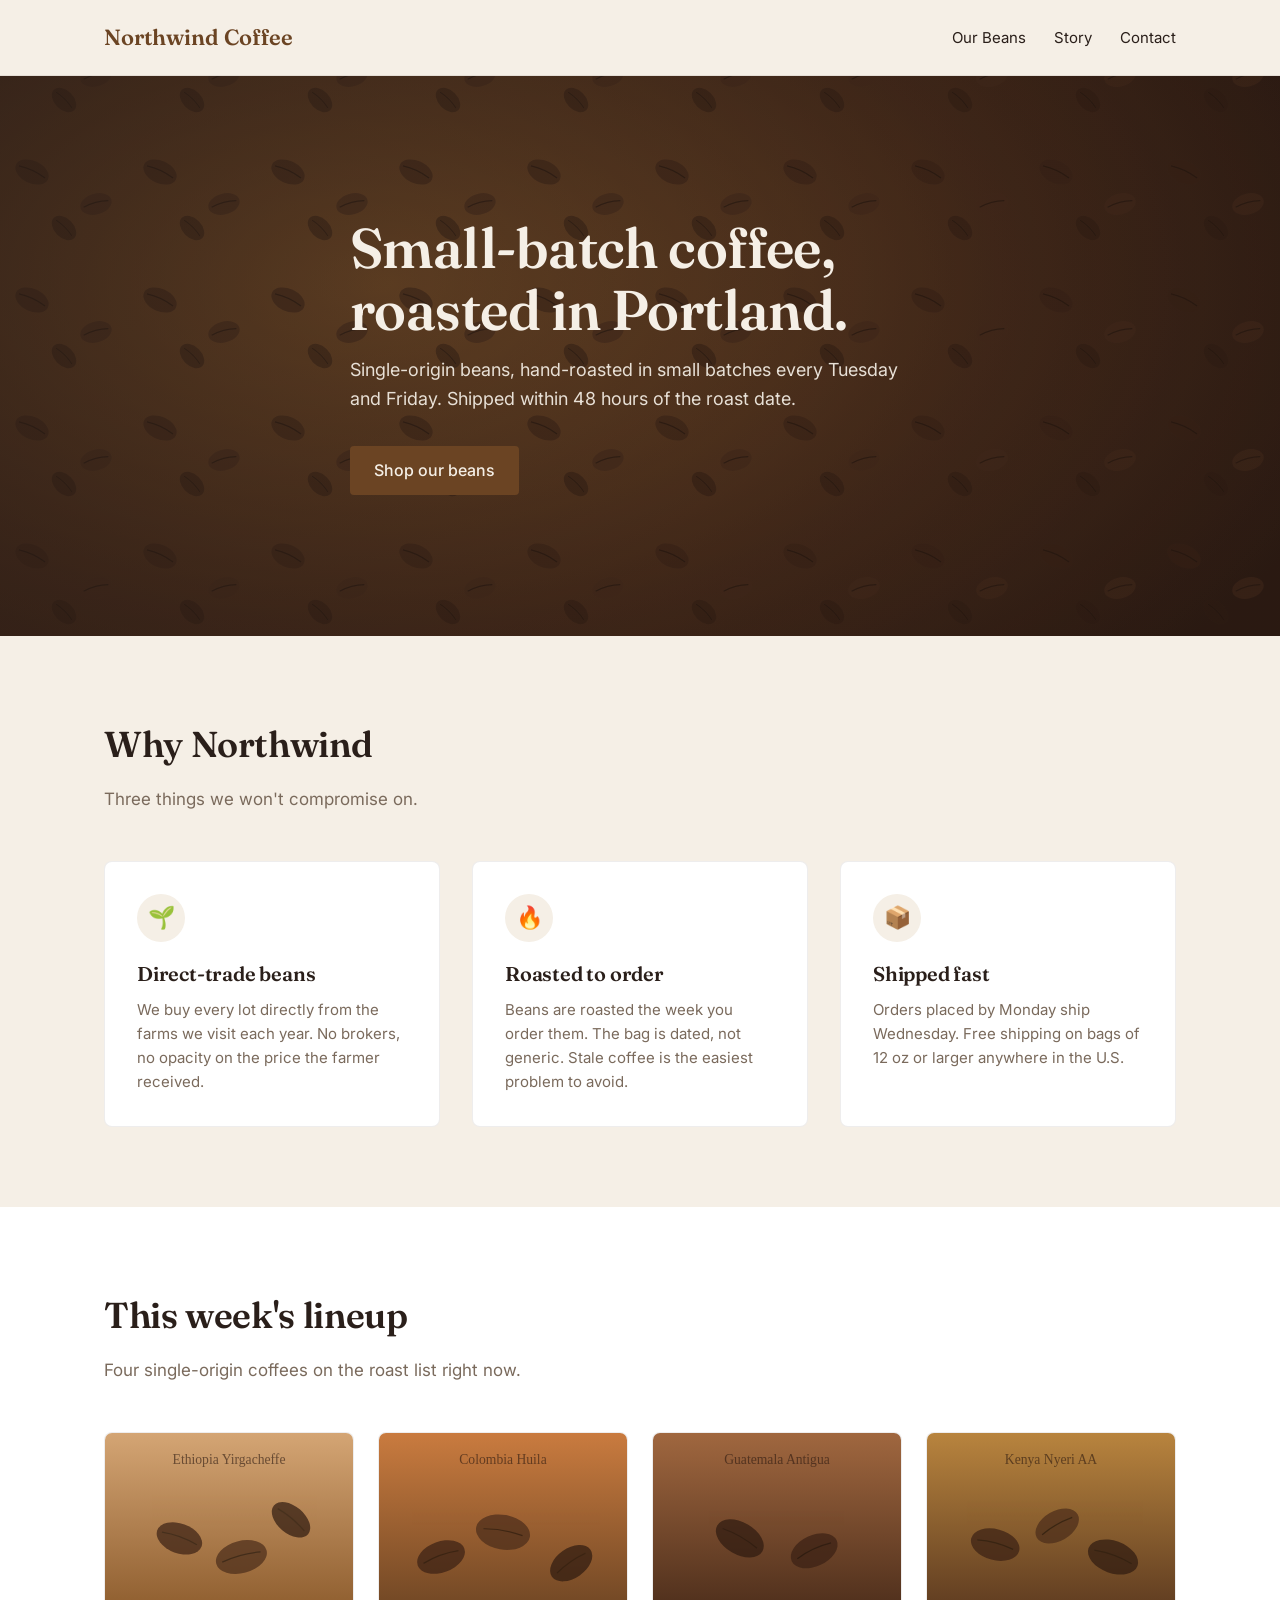
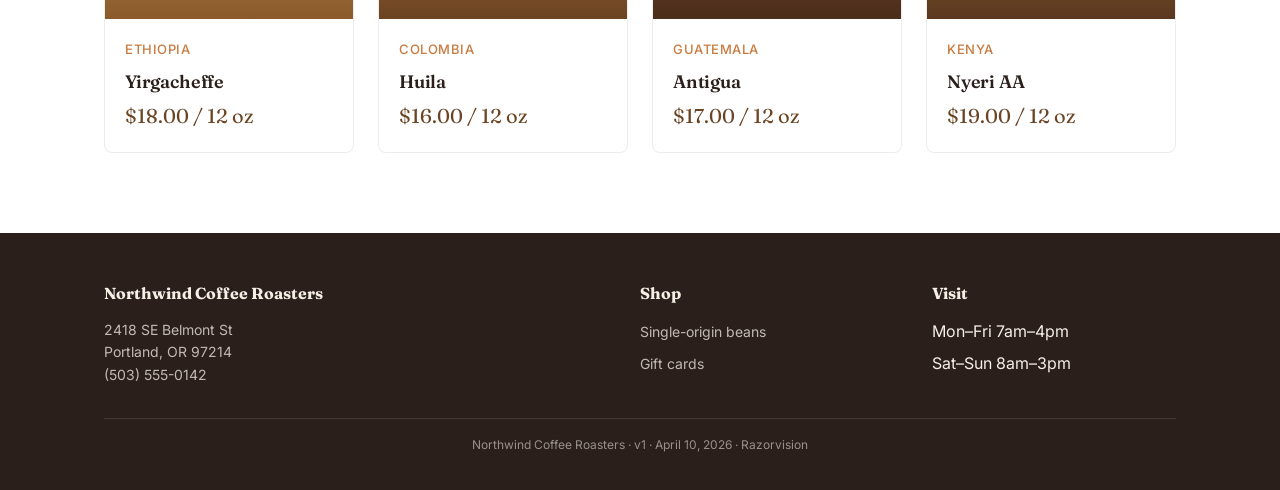
<file: index.html>
<!DOCTYPE html>
<html lang="en">
<head>
  <meta charset="UTF-8">
  <meta name="viewport" content="width=device-width, initial-scale=1.0">
  <title>Northwind Coffee Roasters — Small-batch coffee, roasted in Portland</title>
  <link rel="preconnect" href="https://fonts.googleapis.com">
  <link rel="preconnect" href="https://fonts.gstatic.com" crossorigin>
  <link href="https://fonts.googleapis.com/css2?family=Fraunces:wght@500;600&family=Inter:wght@400;500;600&display=swap" rel="stylesheet">
  <link rel="stylesheet" href="assets/css/styles.css">
</head>
<body>

<nav class="nav">
  <div class="container nav-inner">
    <a href="index.html" class="brand">Northwind Coffee</a>
    <div class="nav-links">
      <a href="#beans">Our Beans</a>
      <a href="#story">Story</a>
      <a href="#contact">Contact</a>
    </div>
  </div>
</nav>

<header class="hero">
  <div class="container">
    <div class="hero-inner">
      <h1>Small-batch coffee, roasted in Portland.</h1>
      <p>Single-origin beans, hand-roasted in small batches every Tuesday and Friday. Shipped within 48 hours of the roast date.</p>
      <a href="#beans" class="btn">Shop our beans</a>
    </div>
  </div>
</header>

<section class="section" id="beans">
  <div class="container">
    <h2>Why Northwind</h2>
    <p class="lead">Three things we won't compromise on.</p>
    <div class="features">
      <div class="feature">
        <div class="feature-icon">🌱</div>
        <h3>Direct-trade beans</h3>
        <p>We buy every lot directly from the farms we visit each year. No brokers, no opacity on the price the farmer received.</p>
      </div>
      <div class="feature">
        <div class="feature-icon">🔥</div>
        <h3>Roasted to order</h3>
        <p>Beans are roasted the week you order them. The bag is dated, not generic. Stale coffee is the easiest problem to avoid.</p>
      </div>
      <div class="feature">
        <div class="feature-icon">📦</div>
        <h3>Shipped fast</h3>
        <p>Orders placed by Monday ship Wednesday. Free shipping on bags of 12 oz or larger anywhere in the U.S.</p>
      </div>
    </div>
  </div>
</section>

<section class="section" style="background: #fff;" id="story">
  <div class="container">
    <h2>This week's lineup</h2>
    <p class="lead">Four single-origin coffees on the roast list right now.</p>
    <div class="bean-grid">
      <article class="bean-card">
        <img src="assets/images/bean-ethiopia.svg" alt="Ethiopia Yirgacheffe">
        <div class="bean-card-body">
          <p class="origin">Ethiopia</p>
          <h3>Yirgacheffe</h3>
          <p class="price">$18.00 / 12 oz</p>
        </div>
      </article>
      <article class="bean-card">
        <img src="assets/images/bean-colombia.svg" alt="Colombia Huila">
        <div class="bean-card-body">
          <p class="origin">Colombia</p>
          <h3>Huila</h3>
          <p class="price">$16.00 / 12 oz</p>
        </div>
      </article>
      <article class="bean-card">
        <img src="assets/images/bean-guatemala.svg" alt="Guatemala Antigua">
        <div class="bean-card-body">
          <p class="origin">Guatemala</p>
          <h3>Antigua</h3>
          <p class="price">$17.00 / 12 oz</p>
        </div>
      </article>
      <article class="bean-card">
        <img src="assets/images/bean-kenya.svg" alt="Kenya Nyeri AA">
        <div class="bean-card-body">
          <p class="origin">Kenya</p>
          <h3>Nyeri AA</h3>
          <p class="price">$19.00 / 12 oz</p>
        </div>
      </article>
    </div>
  </div>
</section>

<footer class="site-footer" id="contact">
  <div class="container">
    <div class="footer-grid">
      <div>
        <h4>Northwind Coffee Roasters</h4>
        <p style="color: rgba(245,239,230,0.75); font-size: 14px; margin: 0;">
          2418 SE Belmont St<br>
          Portland, OR 97214<br>
          (503) 555-0142
        </p>
      </div>
      <div>
        <h4>Shop</h4>
        <ul>
          <li><a href="#beans">Single-origin beans</a></li>
          <li><a href="#beans">Gift cards</a></li>
        </ul>
      </div>
      <div>
        <h4>Visit</h4>
        <ul>
          <li>Mon–Fri  7am–4pm</li>
          <li>Sat–Sun  8am–3pm</li>
        </ul>
      </div>
    </div>
    <p class="version-stamp">
      Northwind Coffee Roasters · v1 · April 10, 2026 · Razorvision
    </p>
  </div>
</footer>

</body>
</html>
</file>
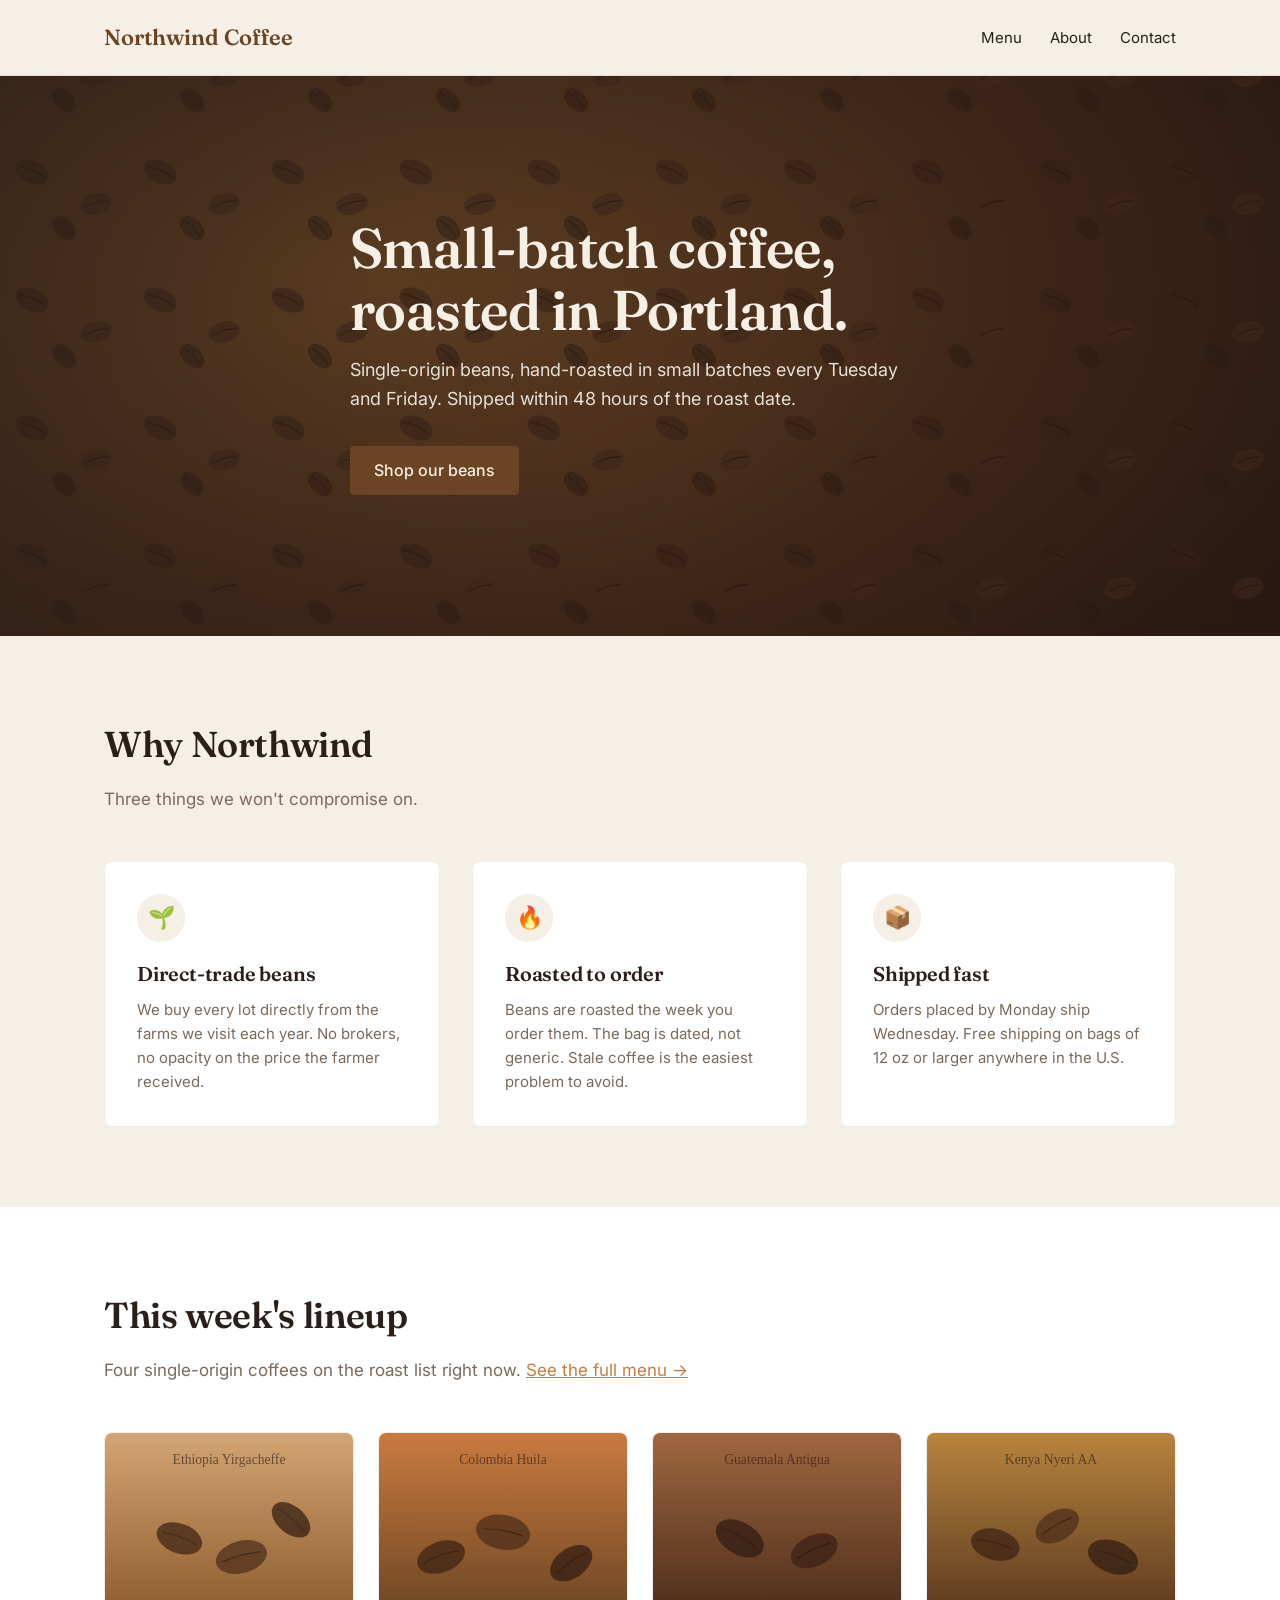
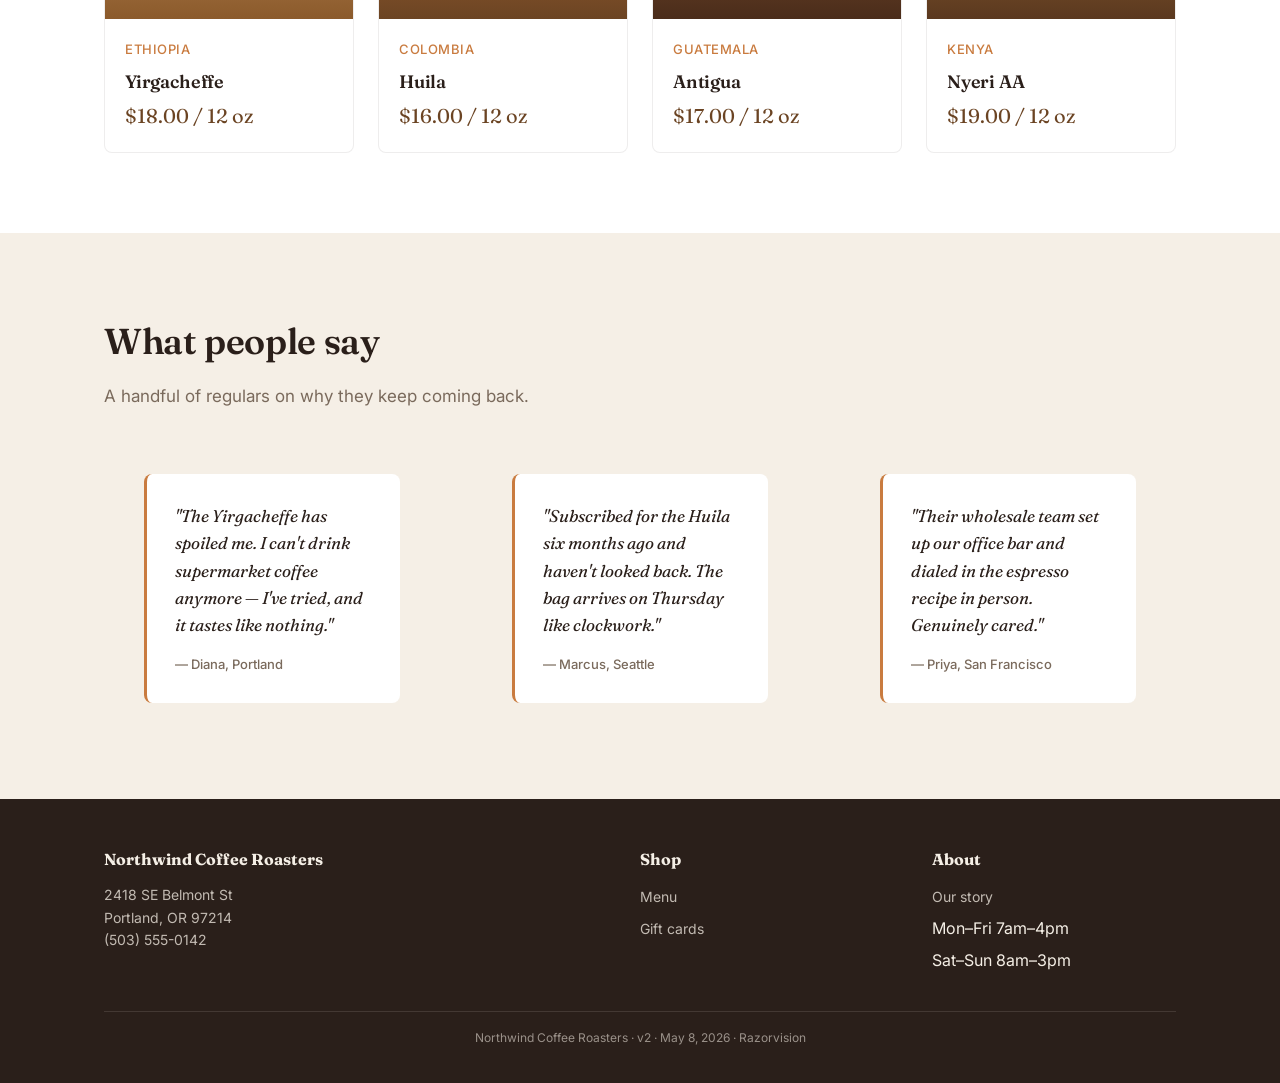
<file: versions/v2/index.html>
<!DOCTYPE html>
<html lang="en">
<head>
  <meta charset="UTF-8">
  <meta name="viewport" content="width=device-width, initial-scale=1.0">
  <title>Northwind Coffee Roasters — Small-batch coffee, roasted in Portland</title>
  <link rel="preconnect" href="https://fonts.googleapis.com">
  <link rel="preconnect" href="https://fonts.gstatic.com" crossorigin>
  <link href="https://fonts.googleapis.com/css2?family=Fraunces:wght@500;600&family=Inter:wght@400;500;600&display=swap" rel="stylesheet">
  <link rel="stylesheet" href="assets/css/styles.css">
</head>
<body>

<nav class="nav">
  <div class="container nav-inner">
    <a href="index.html" class="brand">Northwind Coffee</a>
    <div class="nav-links">
      <a href="pages/menu.html">Menu</a>
      <a href="pages/about.html">About</a>
      <a href="#contact">Contact</a>
    </div>
  </div>
</nav>

<header class="hero">
  <div class="container">
    <div class="hero-inner">
      <h1>Small-batch coffee, roasted in Portland.</h1>
      <p>Single-origin beans, hand-roasted in small batches every Tuesday and Friday. Shipped within 48 hours of the roast date.</p>
      <a href="pages/menu.html" class="btn">Shop our beans</a>
    </div>
  </div>
</header>

<section class="section">
  <div class="container">
    <h2>Why Northwind</h2>
    <p class="lead">Three things we won't compromise on.</p>
    <div class="features">
      <div class="feature">
        <div class="feature-icon">🌱</div>
        <h3>Direct-trade beans</h3>
        <p>We buy every lot directly from the farms we visit each year. No brokers, no opacity on the price the farmer received.</p>
      </div>
      <div class="feature">
        <div class="feature-icon">🔥</div>
        <h3>Roasted to order</h3>
        <p>Beans are roasted the week you order them. The bag is dated, not generic. Stale coffee is the easiest problem to avoid.</p>
      </div>
      <div class="feature">
        <div class="feature-icon">📦</div>
        <h3>Shipped fast</h3>
        <p>Orders placed by Monday ship Wednesday. Free shipping on bags of 12 oz or larger anywhere in the U.S.</p>
      </div>
    </div>
  </div>
</section>

<section class="section" style="background: #fff;">
  <div class="container">
    <h2>This week's lineup</h2>
    <p class="lead">Four single-origin coffees on the roast list right now. <a href="pages/menu.html" style="color: var(--ember);">See the full menu →</a></p>
    <div class="bean-grid">
      <article class="bean-card">
        <img src="assets/images/bean-ethiopia.svg" alt="Ethiopia Yirgacheffe">
        <div class="bean-card-body">
          <p class="origin">Ethiopia</p>
          <h3>Yirgacheffe</h3>
          <p class="price">$18.00 / 12 oz</p>
        </div>
      </article>
      <article class="bean-card">
        <img src="assets/images/bean-colombia.svg" alt="Colombia Huila">
        <div class="bean-card-body">
          <p class="origin">Colombia</p>
          <h3>Huila</h3>
          <p class="price">$16.00 / 12 oz</p>
        </div>
      </article>
      <article class="bean-card">
        <img src="assets/images/bean-guatemala.svg" alt="Guatemala Antigua">
        <div class="bean-card-body">
          <p class="origin">Guatemala</p>
          <h3>Antigua</h3>
          <p class="price">$17.00 / 12 oz</p>
        </div>
      </article>
      <article class="bean-card">
        <img src="assets/images/bean-kenya.svg" alt="Kenya Nyeri AA">
        <div class="bean-card-body">
          <p class="origin">Kenya</p>
          <h3>Nyeri AA</h3>
          <p class="price">$19.00 / 12 oz</p>
        </div>
      </article>
    </div>
  </div>
</section>

<section class="section">
  <div class="container">
    <h2>What people say</h2>
    <p class="lead">A handful of regulars on why they keep coming back.</p>
    <div class="testimonials">
      <figure class="testimonial">
        <blockquote>"The Yirgacheffe has spoiled me. I can't drink supermarket coffee anymore — I've tried, and it tastes like nothing."</blockquote>
        <figcaption class="attribution">— Diana, Portland</figcaption>
      </figure>
      <figure class="testimonial">
        <blockquote>"Subscribed for the Huila six months ago and haven't looked back. The bag arrives on Thursday like clockwork."</blockquote>
        <figcaption class="attribution">— Marcus, Seattle</figcaption>
      </figure>
      <figure class="testimonial">
        <blockquote>"Their wholesale team set up our office bar and dialed in the espresso recipe in person. Genuinely cared."</blockquote>
        <figcaption class="attribution">— Priya, San Francisco</figcaption>
      </figure>
    </div>
  </div>
</section>

<footer class="site-footer" id="contact">
  <div class="container">
    <div class="footer-grid">
      <div>
        <h4>Northwind Coffee Roasters</h4>
        <p style="color: rgba(245,239,230,0.75); font-size: 14px; margin: 0;">
          2418 SE Belmont St<br>
          Portland, OR 97214<br>
          (503) 555-0142
        </p>
      </div>
      <div>
        <h4>Shop</h4>
        <ul>
          <li><a href="pages/menu.html">Menu</a></li>
          <li><a href="pages/menu.html">Gift cards</a></li>
        </ul>
      </div>
      <div>
        <h4>About</h4>
        <ul>
          <li><a href="pages/about.html">Our story</a></li>
          <li>Mon–Fri  7am–4pm</li>
          <li>Sat–Sun  8am–3pm</li>
        </ul>
      </div>
    </div>
    <p class="version-stamp">
      Northwind Coffee Roasters · v2 · May 8, 2026 · Razorvision
    </p>
  </div>
</footer>

</body>
</html>
</file>
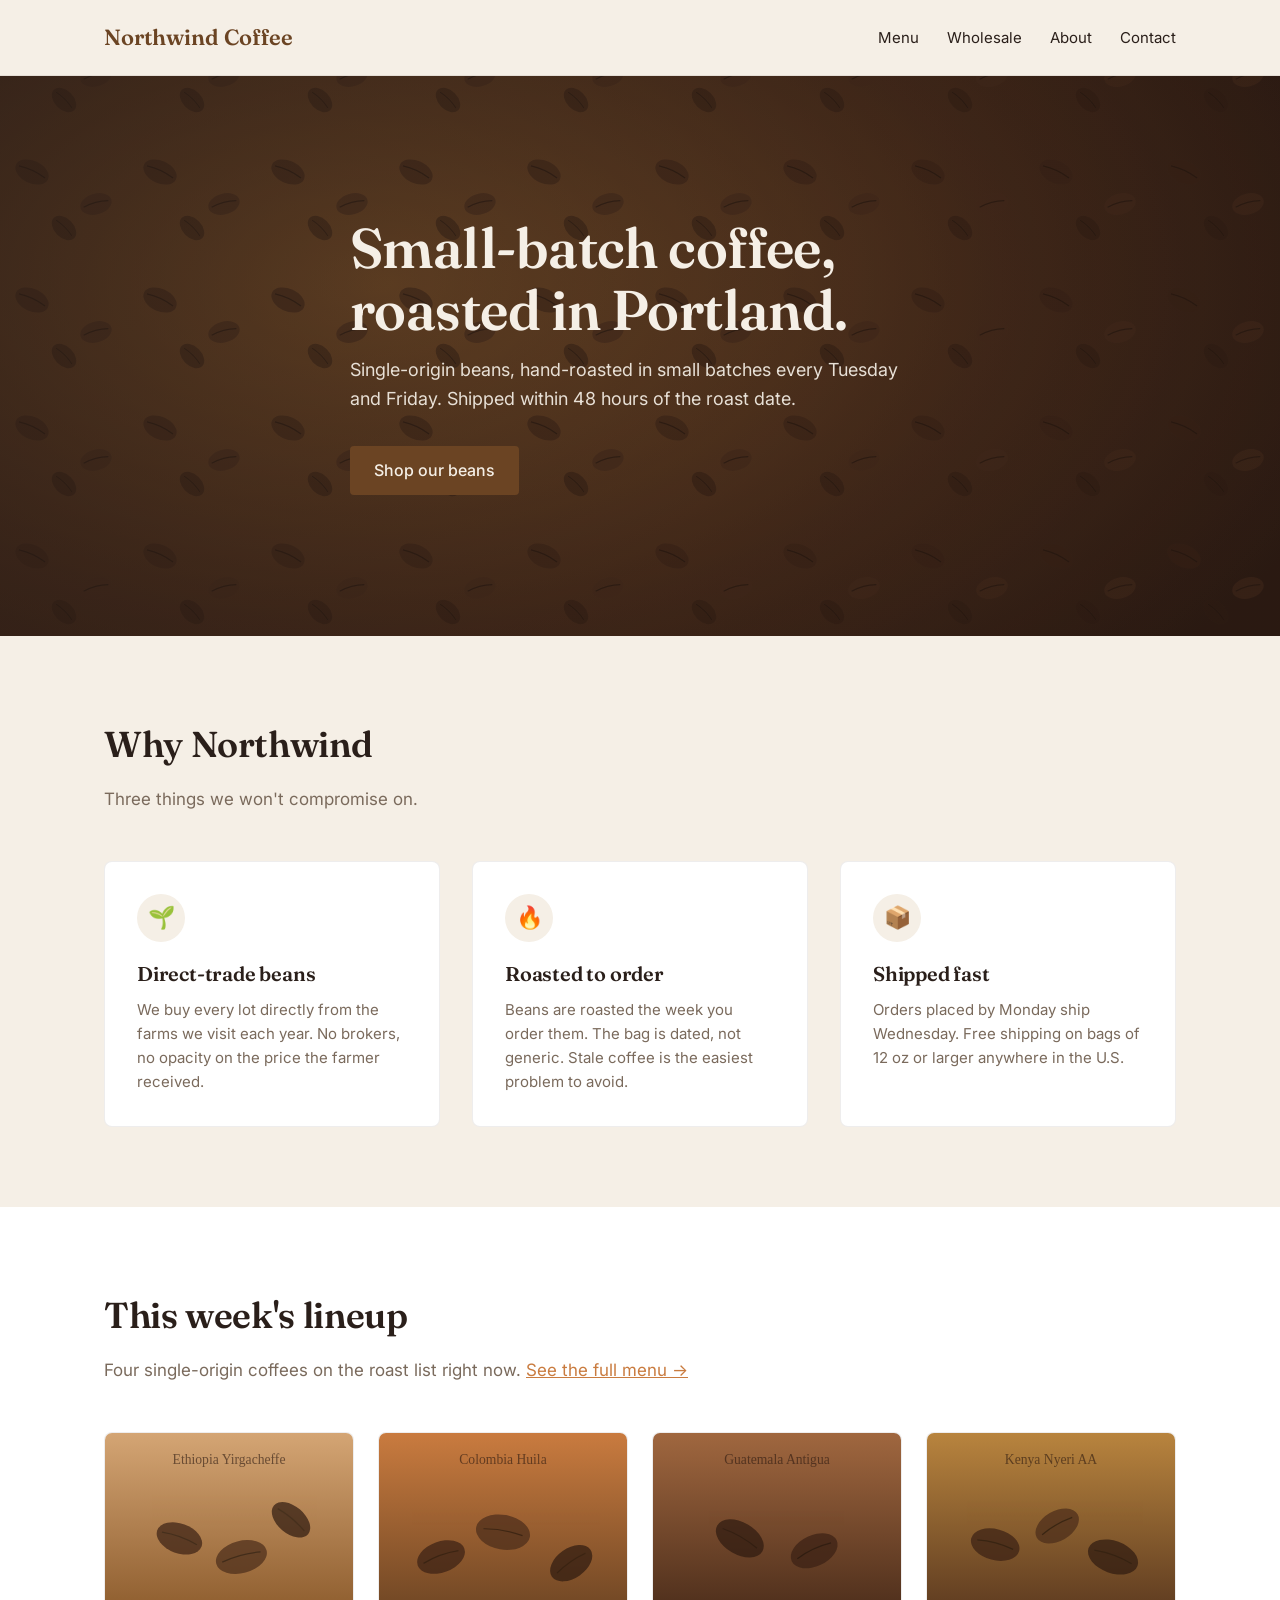
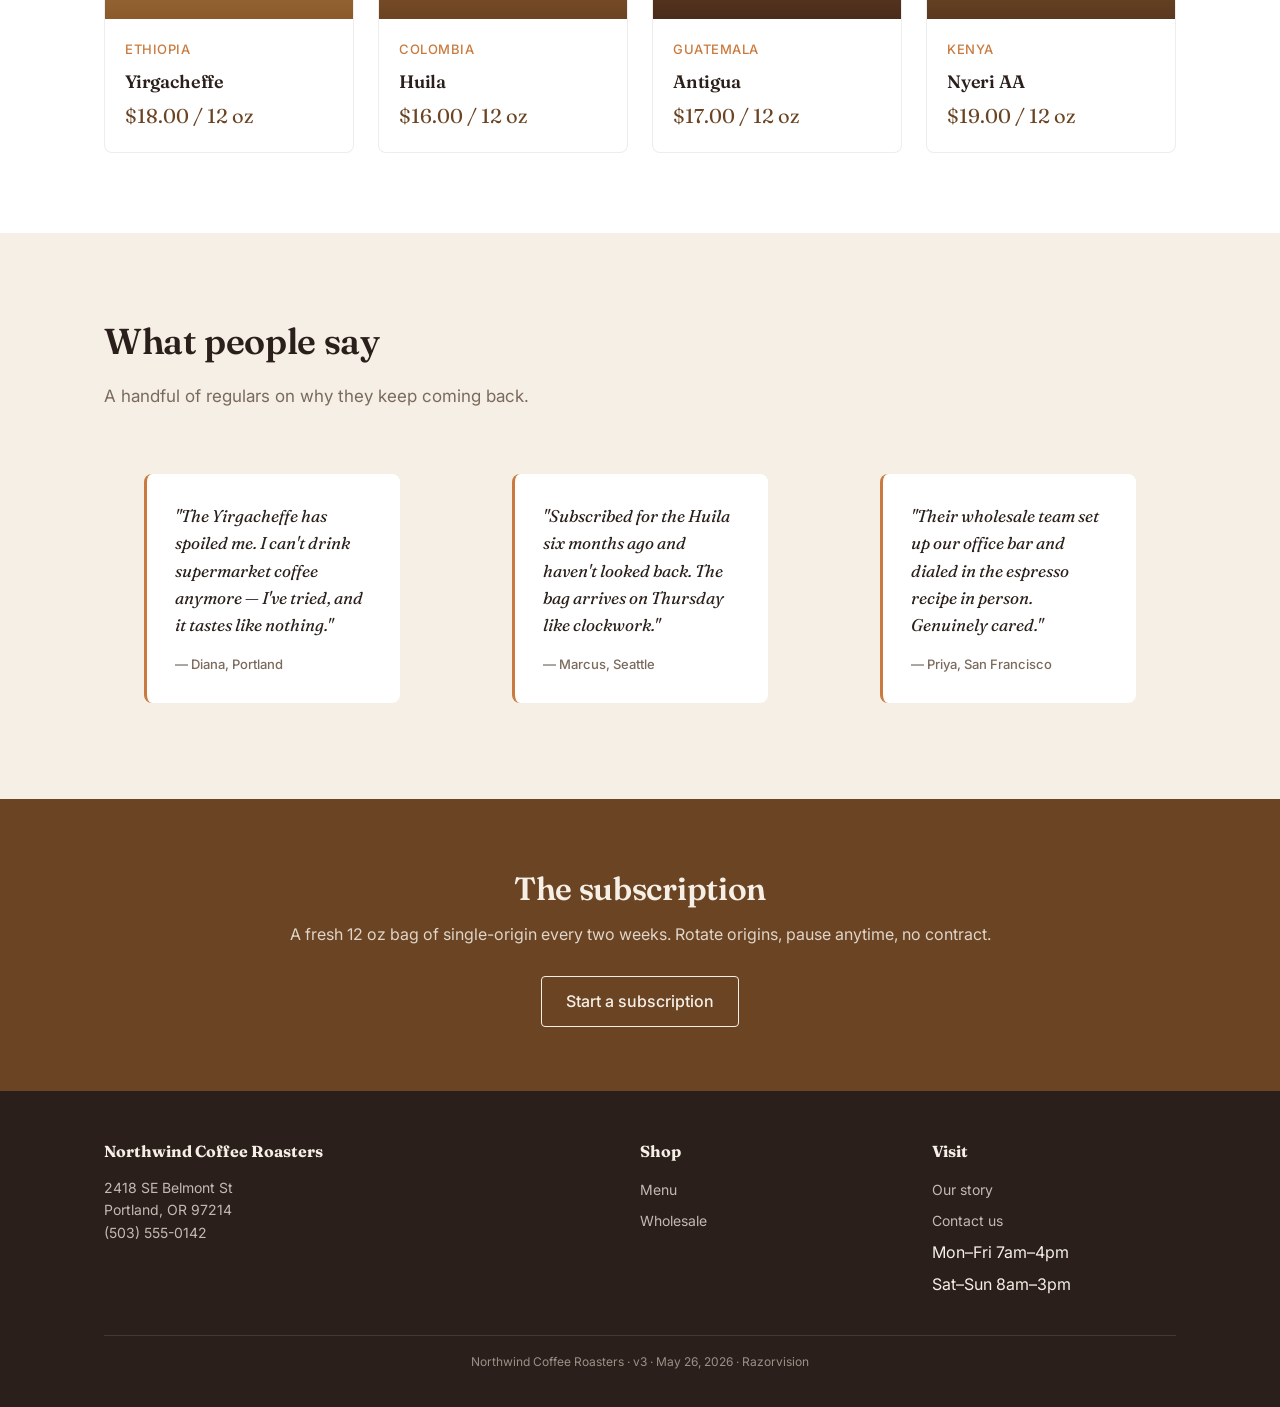
<file: versions/v3/index.html>
<!DOCTYPE html>
<html lang="en">
<head>
  <meta charset="UTF-8">
  <meta name="viewport" content="width=device-width, initial-scale=1.0">
  <title>Northwind Coffee Roasters — Small-batch coffee, roasted in Portland</title>
  <link rel="preconnect" href="https://fonts.googleapis.com">
  <link rel="preconnect" href="https://fonts.gstatic.com" crossorigin>
  <link href="https://fonts.googleapis.com/css2?family=Fraunces:wght@500;600&family=Inter:wght@400;500;600&display=swap" rel="stylesheet">
  <link rel="stylesheet" href="assets/css/styles.css">
</head>
<body>

<nav class="nav">
  <div class="container nav-inner">
    <a href="index.html" class="brand">Northwind Coffee</a>
    <div class="nav-links">
      <a href="pages/menu.html">Menu</a>
      <a href="pages/wholesale.html">Wholesale</a>
      <a href="pages/about.html">About</a>
      <a href="pages/contact.html">Contact</a>
    </div>
  </div>
</nav>

<header class="hero">
  <div class="container">
    <div class="hero-inner">
      <h1>Small-batch coffee, roasted in Portland.</h1>
      <p>Single-origin beans, hand-roasted in small batches every Tuesday and Friday. Shipped within 48 hours of the roast date.</p>
      <a href="pages/menu.html" class="btn">Shop our beans</a>
    </div>
  </div>
</header>

<section class="section">
  <div class="container">
    <h2>Why Northwind</h2>
    <p class="lead">Three things we won't compromise on.</p>
    <div class="features">
      <div class="feature">
        <div class="feature-icon">🌱</div>
        <h3>Direct-trade beans</h3>
        <p>We buy every lot directly from the farms we visit each year. No brokers, no opacity on the price the farmer received.</p>
      </div>
      <div class="feature">
        <div class="feature-icon">🔥</div>
        <h3>Roasted to order</h3>
        <p>Beans are roasted the week you order them. The bag is dated, not generic. Stale coffee is the easiest problem to avoid.</p>
      </div>
      <div class="feature">
        <div class="feature-icon">📦</div>
        <h3>Shipped fast</h3>
        <p>Orders placed by Monday ship Wednesday. Free shipping on bags of 12 oz or larger anywhere in the U.S.</p>
      </div>
    </div>
  </div>
</section>

<section class="section" style="background: #fff;">
  <div class="container">
    <h2>This week's lineup</h2>
    <p class="lead">Four single-origin coffees on the roast list right now. <a href="pages/menu.html" style="color: var(--ember);">See the full menu →</a></p>
    <div class="bean-grid">
      <article class="bean-card">
        <img src="assets/images/bean-ethiopia.svg" alt="Ethiopia Yirgacheffe">
        <div class="bean-card-body">
          <p class="origin">Ethiopia</p>
          <h3>Yirgacheffe</h3>
          <p class="price">$18.00 / 12 oz</p>
        </div>
      </article>
      <article class="bean-card">
        <img src="assets/images/bean-colombia.svg" alt="Colombia Huila">
        <div class="bean-card-body">
          <p class="origin">Colombia</p>
          <h3>Huila</h3>
          <p class="price">$16.00 / 12 oz</p>
        </div>
      </article>
      <article class="bean-card">
        <img src="assets/images/bean-guatemala.svg" alt="Guatemala Antigua">
        <div class="bean-card-body">
          <p class="origin">Guatemala</p>
          <h3>Antigua</h3>
          <p class="price">$17.00 / 12 oz</p>
        </div>
      </article>
      <article class="bean-card">
        <img src="assets/images/bean-kenya.svg" alt="Kenya Nyeri AA">
        <div class="bean-card-body">
          <p class="origin">Kenya</p>
          <h3>Nyeri AA</h3>
          <p class="price">$19.00 / 12 oz</p>
        </div>
      </article>
    </div>
  </div>
</section>

<section class="section">
  <div class="container">
    <h2>What people say</h2>
    <p class="lead">A handful of regulars on why they keep coming back.</p>
    <div class="testimonials">
      <figure class="testimonial">
        <blockquote>"The Yirgacheffe has spoiled me. I can't drink supermarket coffee anymore — I've tried, and it tastes like nothing."</blockquote>
        <figcaption class="attribution">— Diana, Portland</figcaption>
      </figure>
      <figure class="testimonial">
        <blockquote>"Subscribed for the Huila six months ago and haven't looked back. The bag arrives on Thursday like clockwork."</blockquote>
        <figcaption class="attribution">— Marcus, Seattle</figcaption>
      </figure>
      <figure class="testimonial">
        <blockquote>"Their wholesale team set up our office bar and dialed in the espresso recipe in person. Genuinely cared."</blockquote>
        <figcaption class="attribution">— Priya, San Francisco</figcaption>
      </figure>
    </div>
  </div>
</section>

<section class="subscribe">
  <div class="container">
    <h2>The subscription</h2>
    <p>A fresh 12 oz bag of single-origin every two weeks. Rotate origins, pause anytime, no contract.</p>
    <a href="pages/menu.html" class="btn btn-outline">Start a subscription</a>
  </div>
</section>

<footer class="site-footer">
  <div class="container">
    <div class="footer-grid">
      <div>
        <h4>Northwind Coffee Roasters</h4>
        <p style="color: rgba(245,239,230,0.75); font-size: 14px; margin: 0;">
          2418 SE Belmont St<br>
          Portland, OR 97214<br>
          (503) 555-0142
        </p>
      </div>
      <div>
        <h4>Shop</h4>
        <ul>
          <li><a href="pages/menu.html">Menu</a></li>
          <li><a href="pages/wholesale.html">Wholesale</a></li>
        </ul>
      </div>
      <div>
        <h4>Visit</h4>
        <ul>
          <li><a href="pages/about.html">Our story</a></li>
          <li><a href="pages/contact.html">Contact us</a></li>
          <li>Mon–Fri  7am–4pm</li>
          <li>Sat–Sun  8am–3pm</li>
        </ul>
      </div>
    </div>
    <p class="version-stamp">
      Northwind Coffee Roasters · v3 · May 26, 2026 · Razorvision
    </p>
  </div>
</footer>

<script src="assets/js/main.js"></script>
</body>
</html>
</file>
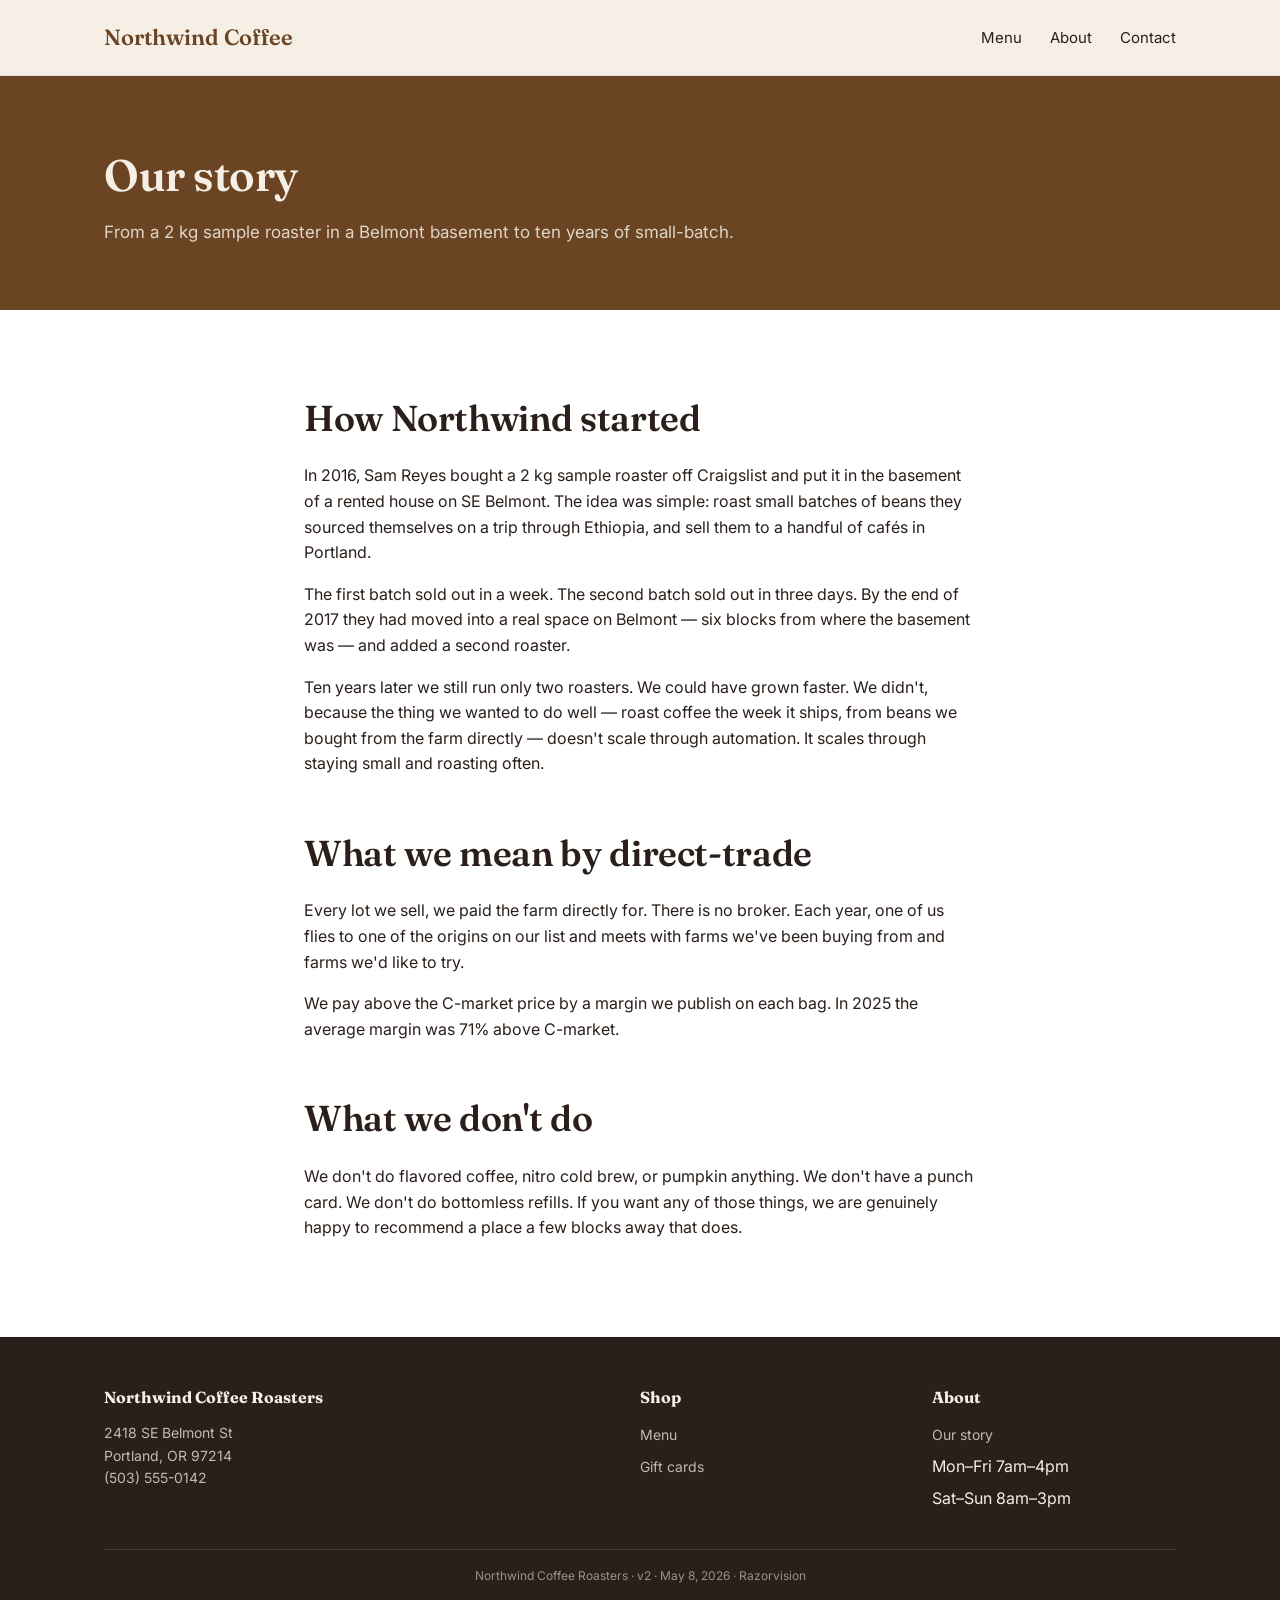
<file: pages/about.html>
<!DOCTYPE html>
<html lang="en">
<head>
  <meta charset="UTF-8">
  <meta name="viewport" content="width=device-width, initial-scale=1.0">
  <title>About — Northwind Coffee Roasters</title>
  <link rel="preconnect" href="https://fonts.googleapis.com">
  <link rel="preconnect" href="https://fonts.gstatic.com" crossorigin>
  <link href="https://fonts.googleapis.com/css2?family=Fraunces:wght@500;600&family=Inter:wght@400;500;600&display=swap" rel="stylesheet">
  <link rel="stylesheet" href="../assets/css/styles.css">
</head>
<body>

<nav class="nav">
  <div class="container nav-inner">
    <a href="../index.html" class="brand">Northwind Coffee</a>
    <div class="nav-links">
      <a href="menu.html">Menu</a>
      <a href="about.html">About</a>
      <a href="../index.html#contact">Contact</a>
    </div>
  </div>
</nav>

<header class="page-header">
  <div class="container">
    <h1>Our story</h1>
    <p>From a 2 kg sample roaster in a Belmont basement to ten years of small-batch.</p>
  </div>
</header>

<section class="section" style="background: #fff;">
  <div class="container" style="max-width: 720px;">
    <h2>How Northwind started</h2>
    <p>In 2016, Sam Reyes bought a 2 kg sample roaster off Craigslist and put it in the basement of a rented house on SE Belmont. The idea was simple: roast small batches of beans they sourced themselves on a trip through Ethiopia, and sell them to a handful of cafés in Portland.</p>
    <p>The first batch sold out in a week. The second batch sold out in three days. By the end of 2017 they had moved into a real space on Belmont — six blocks from where the basement was — and added a second roaster.</p>
    <p>Ten years later we still run only two roasters. We could have grown faster. We didn't, because the thing we wanted to do well — roast coffee the week it ships, from beans we bought from the farm directly — doesn't scale through automation. It scales through staying small and roasting often.</p>

    <h2 style="margin-top: 48px;">What we mean by direct-trade</h2>
    <p>Every lot we sell, we paid the farm directly for. There is no broker. Each year, one of us flies to one of the origins on our list and meets with farms we've been buying from and farms we'd like to try.</p>
    <p>We pay above the C-market price by a margin we publish on each bag. In 2025 the average margin was 71% above C-market.</p>

    <h2 style="margin-top: 48px;">What we don't do</h2>
    <p>We don't do flavored coffee, nitro cold brew, or pumpkin anything. We don't have a punch card. We don't do bottomless refills. If you want any of those things, we are genuinely happy to recommend a place a few blocks away that does.</p>
  </div>
</section>

<footer class="site-footer">
  <div class="container">
    <div class="footer-grid">
      <div>
        <h4>Northwind Coffee Roasters</h4>
        <p style="color: rgba(245,239,230,0.75); font-size: 14px; margin: 0;">
          2418 SE Belmont St<br>
          Portland, OR 97214<br>
          (503) 555-0142
        </p>
      </div>
      <div>
        <h4>Shop</h4>
        <ul>
          <li><a href="menu.html">Menu</a></li>
          <li><a href="menu.html">Gift cards</a></li>
        </ul>
      </div>
      <div>
        <h4>About</h4>
        <ul>
          <li><a href="about.html">Our story</a></li>
          <li>Mon–Fri  7am–4pm</li>
          <li>Sat–Sun  8am–3pm</li>
        </ul>
      </div>
    </div>
    <p class="version-stamp">
      Northwind Coffee Roasters · v2 · May 8, 2026 · Razorvision
    </p>
  </div>
</footer>

</body>
</html>
</file>
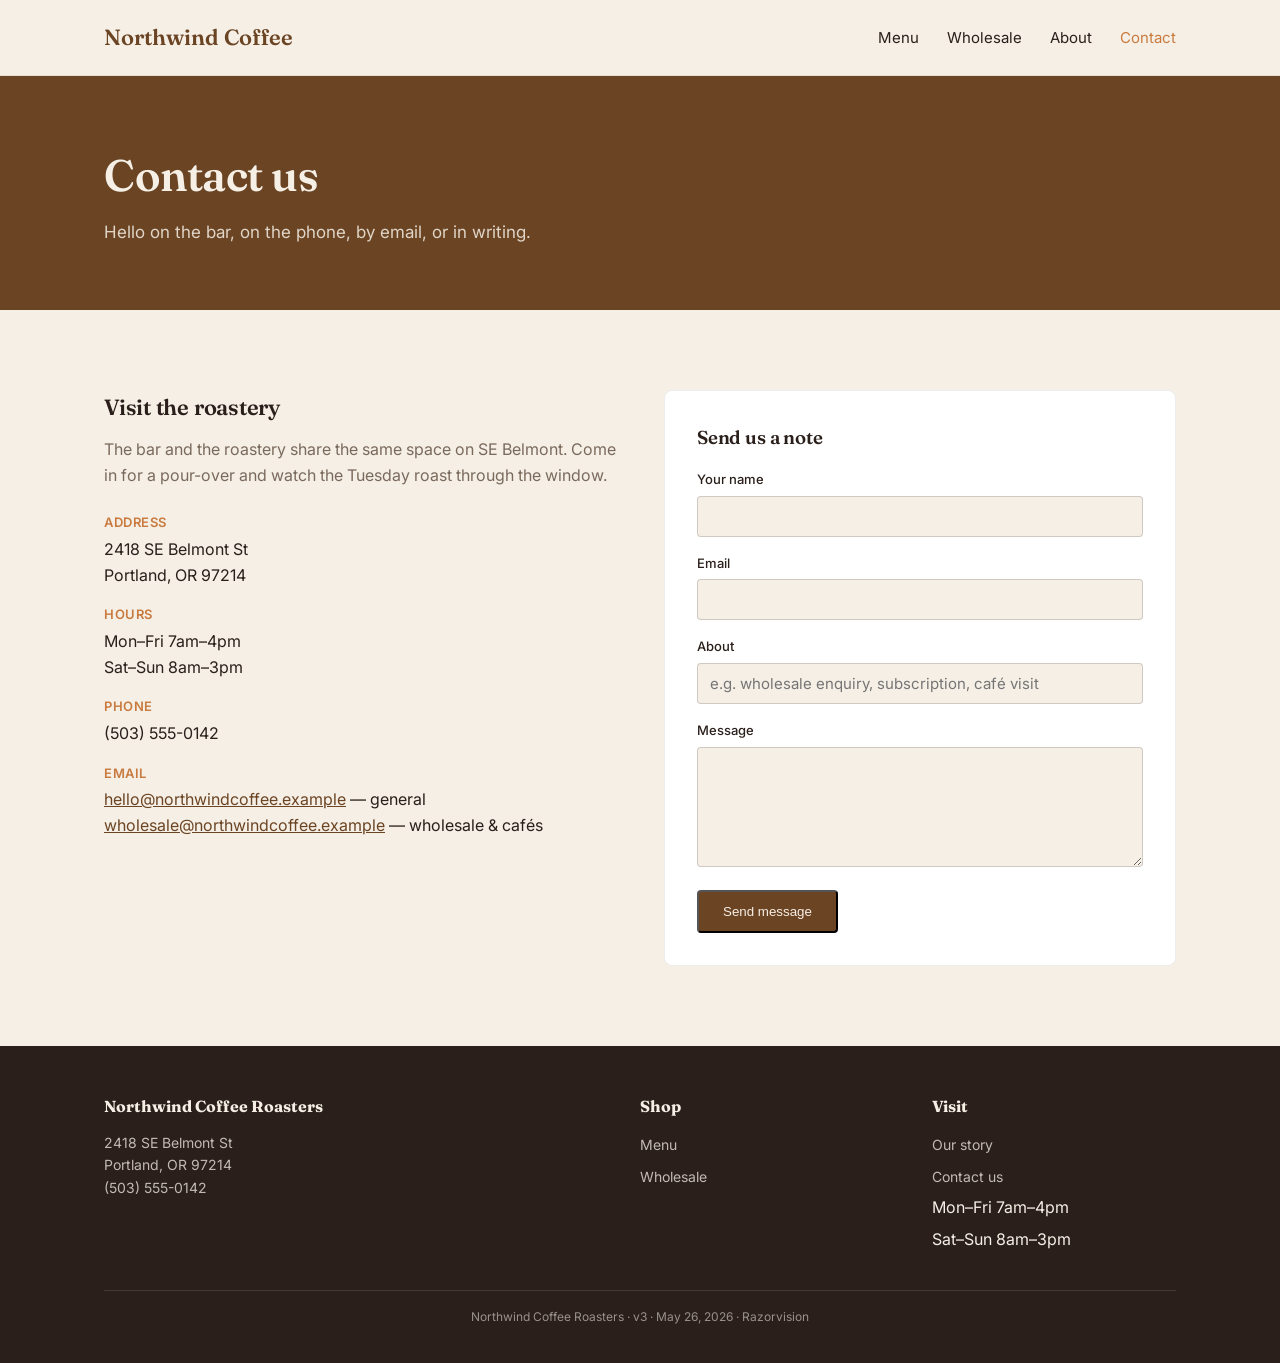
<file: pages/contact.html>
<!DOCTYPE html>
<html lang="en">
<head>
  <meta charset="UTF-8">
  <meta name="viewport" content="width=device-width, initial-scale=1.0">
  <title>Contact — Northwind Coffee Roasters</title>
  <link rel="preconnect" href="https://fonts.googleapis.com">
  <link rel="preconnect" href="https://fonts.gstatic.com" crossorigin>
  <link href="https://fonts.googleapis.com/css2?family=Fraunces:wght@500;600&family=Inter:wght@400;500;600&display=swap" rel="stylesheet">
  <link rel="stylesheet" href="../assets/css/styles.css">
</head>
<body>

<nav class="nav">
  <div class="container nav-inner">
    <a href="../index.html" class="brand">Northwind Coffee</a>
    <div class="nav-links">
      <a href="menu.html">Menu</a>
      <a href="wholesale.html">Wholesale</a>
      <a href="about.html">About</a>
      <a href="contact.html">Contact</a>
    </div>
  </div>
</nav>

<header class="page-header">
  <div class="container">
    <h1>Contact us</h1>
    <p>Hello on the bar, on the phone, by email, or in writing.</p>
  </div>
</header>

<section class="section">
  <div class="container">
    <div class="contact-grid">
      <div class="contact-info">
        <h3>Visit the roastery</h3>
        <p>The bar and the roastery share the same space on SE Belmont. Come in for a pour-over and watch the Tuesday roast through the window.</p>

        <dl>
          <dt>Address</dt>
          <dd>2418 SE Belmont St<br>Portland, OR 97214</dd>

          <dt>Hours</dt>
          <dd>
            Mon–Fri  7am–4pm<br>
            Sat–Sun  8am–3pm
          </dd>

          <dt>Phone</dt>
          <dd>(503) 555-0142</dd>

          <dt>Email</dt>
          <dd>
            <a href="mailto:hello@northwindcoffee.example">hello@northwindcoffee.example</a> — general<br>
            <a href="mailto:wholesale@northwindcoffee.example">wholesale@northwindcoffee.example</a> — wholesale &amp; cafés
          </dd>
        </dl>
      </div>

      <form class="contact-form" onsubmit="event.preventDefault(); alert('This is a mockup — no message was actually sent.');">
        <h3 style="margin: 0 0 16px;">Send us a note</h3>

        <div class="field">
          <label for="name">Your name</label>
          <input id="name" name="name" type="text" required>
        </div>

        <div class="field">
          <label for="email">Email</label>
          <input id="email" name="email" type="email" required>
        </div>

        <div class="field">
          <label for="topic">About</label>
          <input id="topic" name="topic" type="text" placeholder="e.g. wholesale enquiry, subscription, café visit">
        </div>

        <div class="field">
          <label for="message">Message</label>
          <textarea id="message" name="message" required></textarea>
        </div>

        <button type="submit" class="btn">Send message</button>
      </form>
    </div>
  </div>
</section>

<footer class="site-footer">
  <div class="container">
    <div class="footer-grid">
      <div>
        <h4>Northwind Coffee Roasters</h4>
        <p style="color: rgba(245,239,230,0.75); font-size: 14px; margin: 0;">
          2418 SE Belmont St<br>
          Portland, OR 97214<br>
          (503) 555-0142
        </p>
      </div>
      <div>
        <h4>Shop</h4>
        <ul>
          <li><a href="menu.html">Menu</a></li>
          <li><a href="wholesale.html">Wholesale</a></li>
        </ul>
      </div>
      <div>
        <h4>Visit</h4>
        <ul>
          <li><a href="about.html">Our story</a></li>
          <li><a href="contact.html">Contact us</a></li>
          <li>Mon–Fri  7am–4pm</li>
          <li>Sat–Sun  8am–3pm</li>
        </ul>
      </div>
    </div>
    <p class="version-stamp">
      Northwind Coffee Roasters · v3 · May 26, 2026 · Razorvision
    </p>
  </div>
</footer>

<script src="../assets/js/main.js"></script>
</body>
</html>
</file>
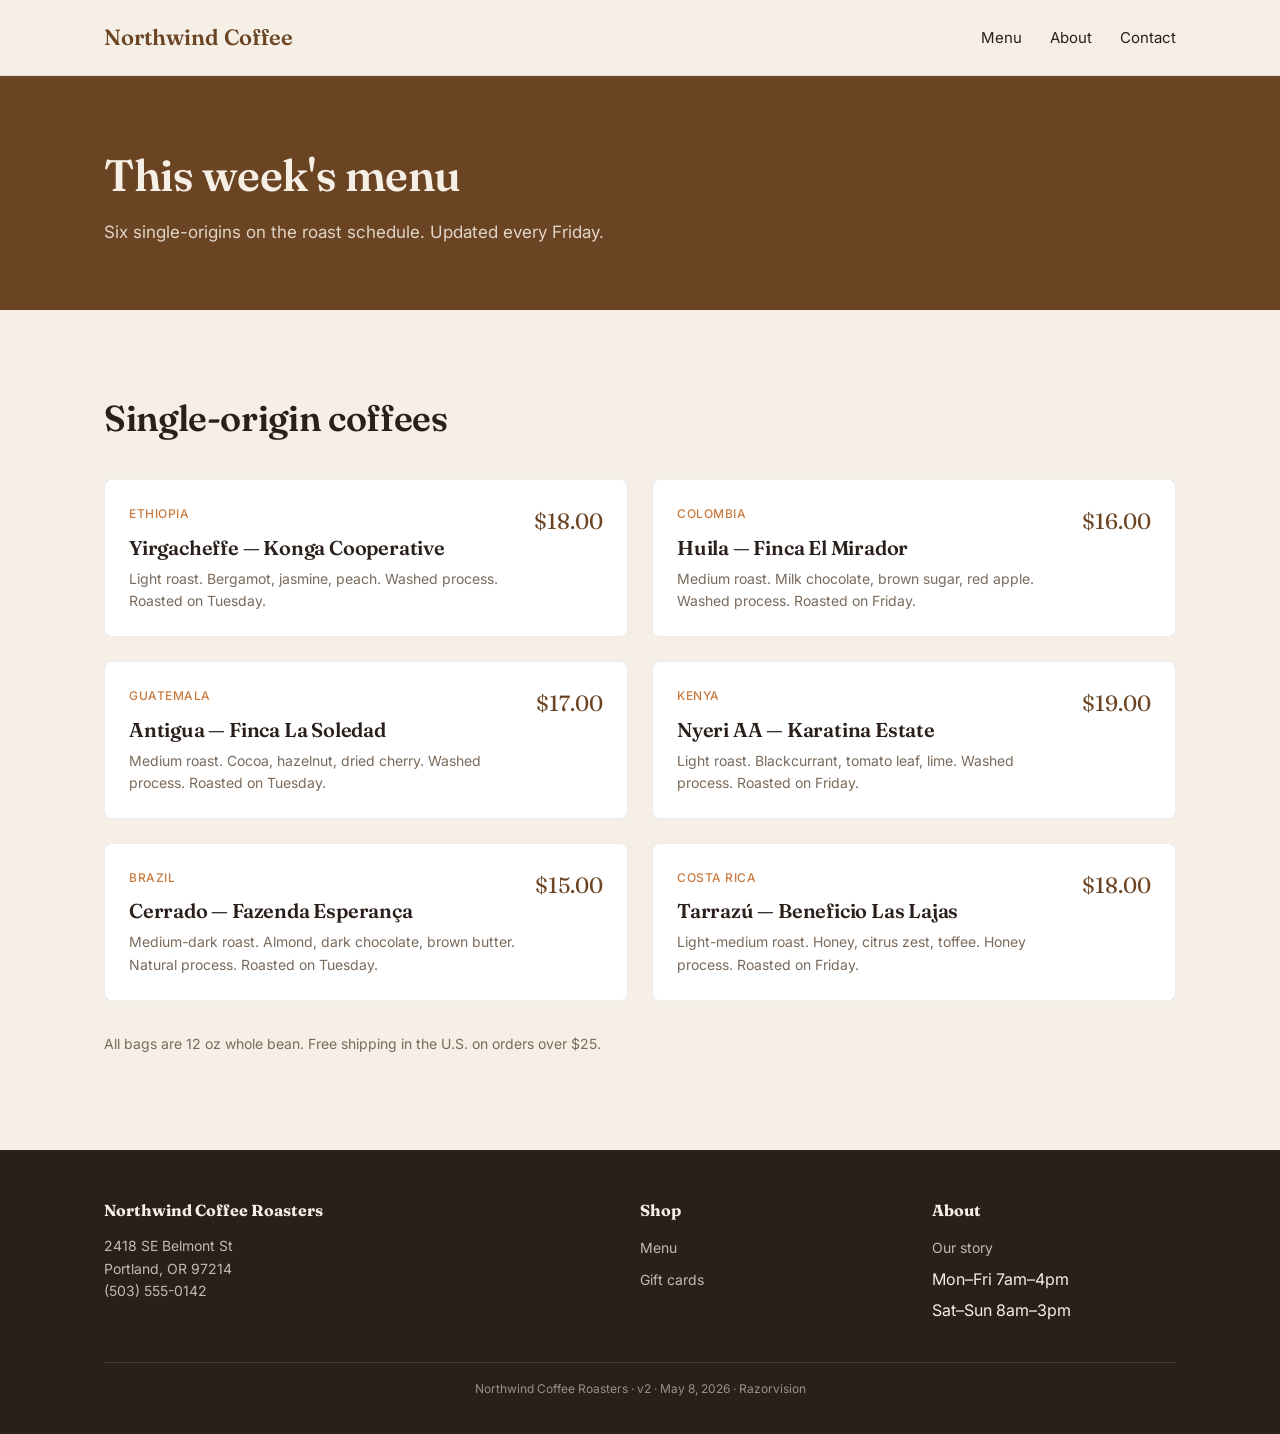
<file: pages/menu.html>
<!DOCTYPE html>
<html lang="en">
<head>
  <meta charset="UTF-8">
  <meta name="viewport" content="width=device-width, initial-scale=1.0">
  <title>Menu — Northwind Coffee Roasters</title>
  <link rel="preconnect" href="https://fonts.googleapis.com">
  <link rel="preconnect" href="https://fonts.gstatic.com" crossorigin>
  <link href="https://fonts.googleapis.com/css2?family=Fraunces:wght@500;600&family=Inter:wght@400;500;600&display=swap" rel="stylesheet">
  <link rel="stylesheet" href="../assets/css/styles.css">
</head>
<body>

<nav class="nav">
  <div class="container nav-inner">
    <a href="../index.html" class="brand">Northwind Coffee</a>
    <div class="nav-links">
      <a href="menu.html">Menu</a>
      <a href="about.html">About</a>
      <a href="../index.html#contact">Contact</a>
    </div>
  </div>
</nav>

<header class="page-header">
  <div class="container">
    <h1>This week's menu</h1>
    <p>Six single-origins on the roast schedule. Updated every Friday.</p>
  </div>
</header>

<section class="section">
  <div class="container">
    <h2 style="margin-bottom: 32px;">Single-origin coffees</h2>

    <div class="menu-grid">
      <article class="menu-item">
        <div>
          <p class="origin">Ethiopia</p>
          <h3>Yirgacheffe — Konga Cooperative</h3>
          <p>Light roast. Bergamot, jasmine, peach. Washed process. Roasted on Tuesday.</p>
        </div>
        <p class="price">$18.00</p>
      </article>

      <article class="menu-item">
        <div>
          <p class="origin">Colombia</p>
          <h3>Huila — Finca El Mirador</h3>
          <p>Medium roast. Milk chocolate, brown sugar, red apple. Washed process. Roasted on Friday.</p>
        </div>
        <p class="price">$16.00</p>
      </article>

      <article class="menu-item">
        <div>
          <p class="origin">Guatemala</p>
          <h3>Antigua — Finca La Soledad</h3>
          <p>Medium roast. Cocoa, hazelnut, dried cherry. Washed process. Roasted on Tuesday.</p>
        </div>
        <p class="price">$17.00</p>
      </article>

      <article class="menu-item">
        <div>
          <p class="origin">Kenya</p>
          <h3>Nyeri AA — Karatina Estate</h3>
          <p>Light roast. Blackcurrant, tomato leaf, lime. Washed process. Roasted on Friday.</p>
        </div>
        <p class="price">$19.00</p>
      </article>

      <article class="menu-item">
        <div>
          <p class="origin">Brazil</p>
          <h3>Cerrado — Fazenda Esperança</h3>
          <p>Medium-dark roast. Almond, dark chocolate, brown butter. Natural process. Roasted on Tuesday.</p>
        </div>
        <p class="price">$15.00</p>
      </article>

      <article class="menu-item">
        <div>
          <p class="origin">Costa Rica</p>
          <h3>Tarrazú — Beneficio Las Lajas</h3>
          <p>Light-medium roast. Honey, citrus zest, toffee. Honey process. Roasted on Friday.</p>
        </div>
        <p class="price">$18.00</p>
      </article>
    </div>

    <p style="margin-top: 32px; color: var(--muted); font-size: 14px;">
      All bags are 12 oz whole bean. Free shipping in the U.S. on orders over $25.
    </p>
  </div>
</section>

<footer class="site-footer">
  <div class="container">
    <div class="footer-grid">
      <div>
        <h4>Northwind Coffee Roasters</h4>
        <p style="color: rgba(245,239,230,0.75); font-size: 14px; margin: 0;">
          2418 SE Belmont St<br>
          Portland, OR 97214<br>
          (503) 555-0142
        </p>
      </div>
      <div>
        <h4>Shop</h4>
        <ul>
          <li><a href="menu.html">Menu</a></li>
          <li><a href="menu.html">Gift cards</a></li>
        </ul>
      </div>
      <div>
        <h4>About</h4>
        <ul>
          <li><a href="about.html">Our story</a></li>
          <li>Mon–Fri  7am–4pm</li>
          <li>Sat–Sun  8am–3pm</li>
        </ul>
      </div>
    </div>
    <p class="version-stamp">
      Northwind Coffee Roasters · v2 · May 8, 2026 · Razorvision
    </p>
  </div>
</footer>

</body>
</html>
</file>
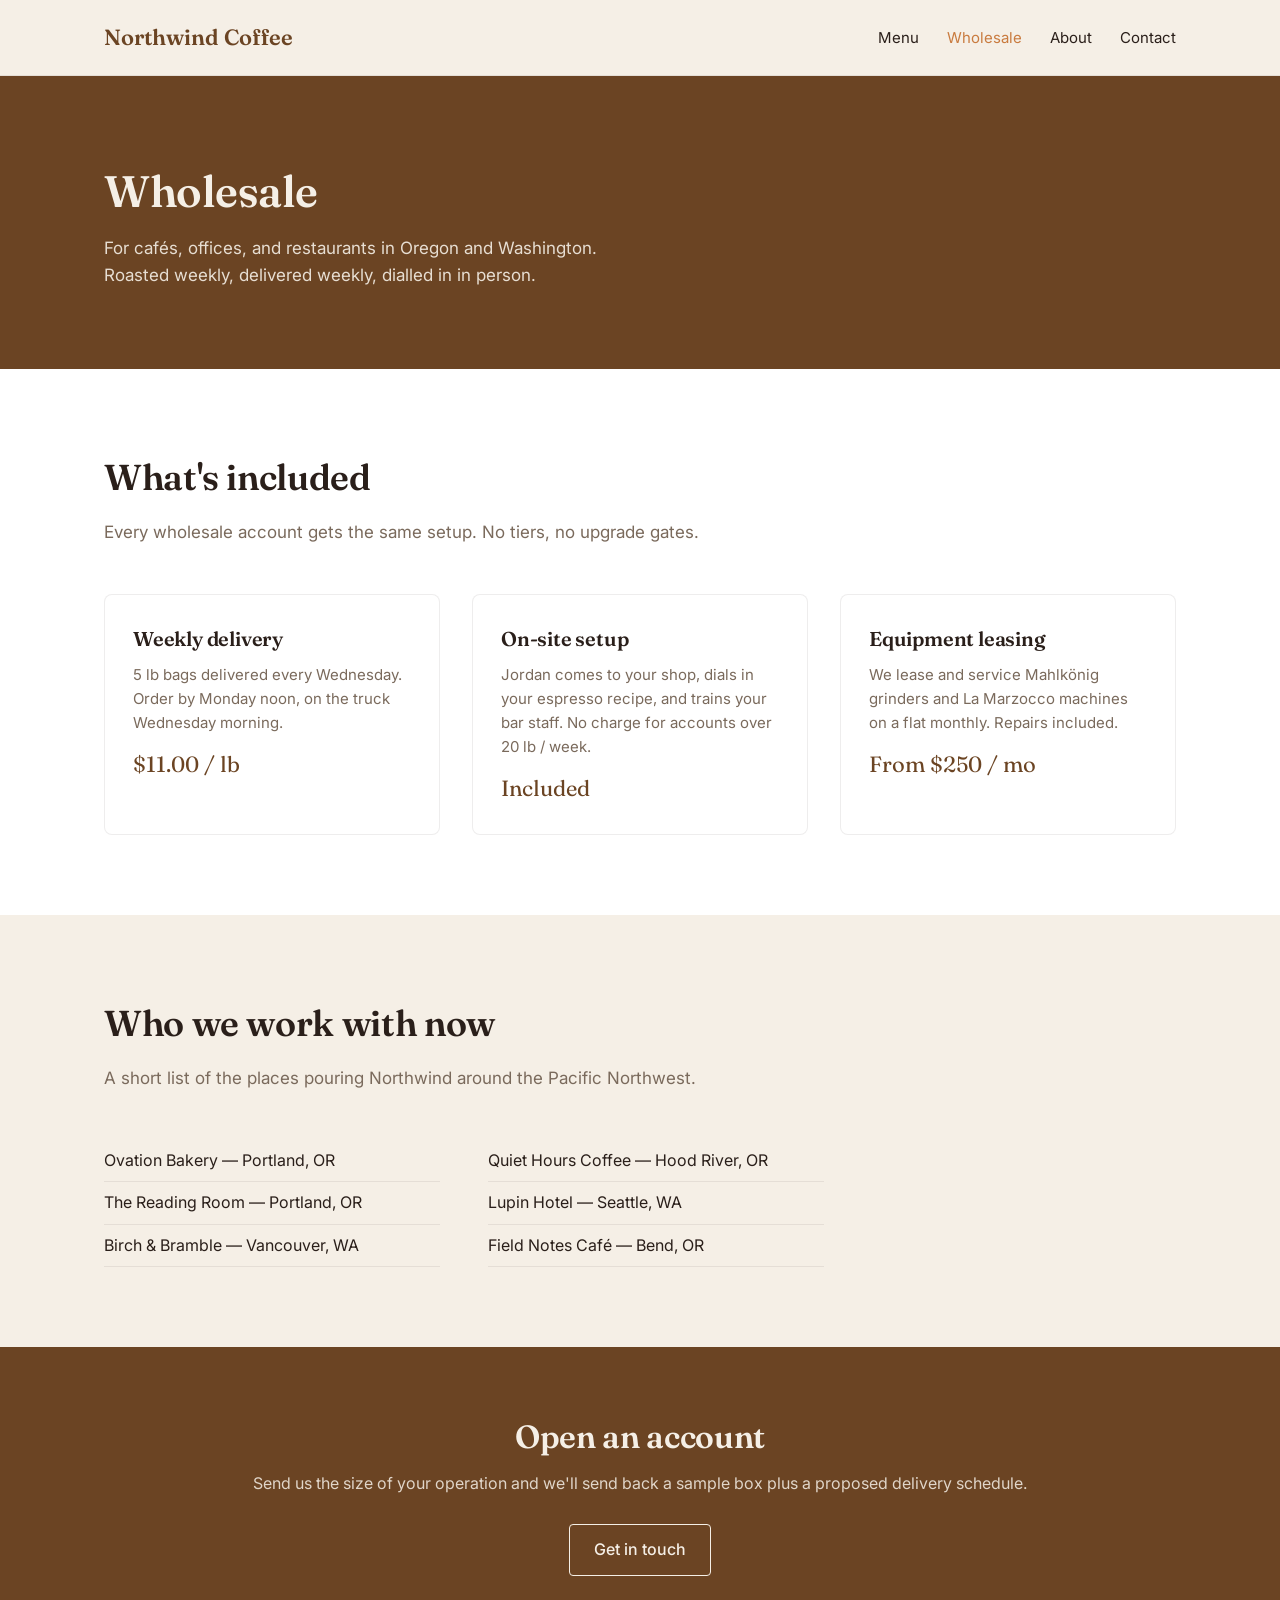
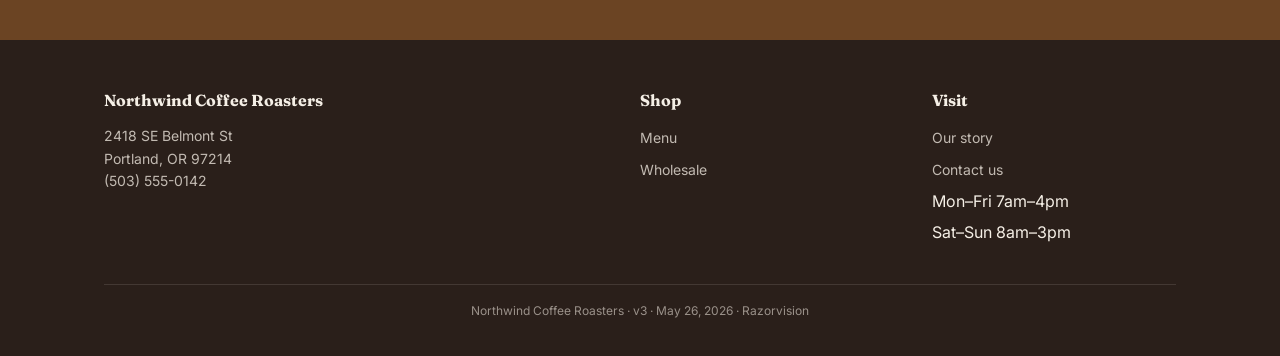
<file: pages/wholesale.html>
<!DOCTYPE html>
<html lang="en">
<head>
  <meta charset="UTF-8">
  <meta name="viewport" content="width=device-width, initial-scale=1.0">
  <title>Wholesale — Northwind Coffee Roasters</title>
  <link rel="preconnect" href="https://fonts.googleapis.com">
  <link rel="preconnect" href="https://fonts.gstatic.com" crossorigin>
  <link href="https://fonts.googleapis.com/css2?family=Fraunces:wght@500;600&family=Inter:wght@400;500;600&display=swap" rel="stylesheet">
  <link rel="stylesheet" href="../assets/css/styles.css">
</head>
<body>

<nav class="nav">
  <div class="container nav-inner">
    <a href="../index.html" class="brand">Northwind Coffee</a>
    <div class="nav-links">
      <a href="menu.html">Menu</a>
      <a href="wholesale.html">Wholesale</a>
      <a href="about.html">About</a>
      <a href="contact.html">Contact</a>
    </div>
  </div>
</nav>

<header class="wholesale-hero">
  <div class="container">
    <h1>Wholesale</h1>
    <p>For cafés, offices, and restaurants in Oregon and Washington. Roasted weekly, delivered weekly, dialled in in person.</p>
  </div>
</header>

<section class="section" style="background: #fff;">
  <div class="container">
    <h2>What's included</h2>
    <p class="lead">Every wholesale account gets the same setup. No tiers, no upgrade gates.</p>

    <div class="wholesale-grid">
      <div class="wholesale-card">
        <h3>Weekly delivery</h3>
        <p>5 lb bags delivered every Wednesday. Order by Monday noon, on the truck Wednesday morning.</p>
        <p class="price-line">$11.00 / lb</p>
      </div>
      <div class="wholesale-card">
        <h3>On-site setup</h3>
        <p>Jordan comes to your shop, dials in your espresso recipe, and trains your bar staff. No charge for accounts over 20 lb / week.</p>
        <p class="price-line">Included</p>
      </div>
      <div class="wholesale-card">
        <h3>Equipment leasing</h3>
        <p>We lease and service Mahlkönig grinders and La Marzocco machines on a flat monthly. Repairs included.</p>
        <p class="price-line">From $250 / mo</p>
      </div>
    </div>
  </div>
</section>

<section class="section">
  <div class="container">
    <h2>Who we work with now</h2>
    <p class="lead">A short list of the places pouring Northwind around the Pacific Northwest.</p>

    <ul style="list-style: none; padding: 0; margin: 0; columns: 2; column-gap: 48px; max-width: 720px;">
      <li style="padding: 8px 0; border-bottom: 1px solid rgba(42,31,26,0.08);">Ovation Bakery — Portland, OR</li>
      <li style="padding: 8px 0; border-bottom: 1px solid rgba(42,31,26,0.08);">The Reading Room — Portland, OR</li>
      <li style="padding: 8px 0; border-bottom: 1px solid rgba(42,31,26,0.08);">Birch &amp; Bramble — Vancouver, WA</li>
      <li style="padding: 8px 0; border-bottom: 1px solid rgba(42,31,26,0.08);">Quiet Hours Coffee — Hood River, OR</li>
      <li style="padding: 8px 0; border-bottom: 1px solid rgba(42,31,26,0.08);">Lupin Hotel — Seattle, WA</li>
      <li style="padding: 8px 0; border-bottom: 1px solid rgba(42,31,26,0.08);">Field Notes Café — Bend, OR</li>
    </ul>
  </div>
</section>

<section class="subscribe">
  <div class="container">
    <h2>Open an account</h2>
    <p>Send us the size of your operation and we'll send back a sample box plus a proposed delivery schedule.</p>
    <a href="contact.html" class="btn btn-outline">Get in touch</a>
  </div>
</section>

<footer class="site-footer">
  <div class="container">
    <div class="footer-grid">
      <div>
        <h4>Northwind Coffee Roasters</h4>
        <p style="color: rgba(245,239,230,0.75); font-size: 14px; margin: 0;">
          2418 SE Belmont St<br>
          Portland, OR 97214<br>
          (503) 555-0142
        </p>
      </div>
      <div>
        <h4>Shop</h4>
        <ul>
          <li><a href="menu.html">Menu</a></li>
          <li><a href="wholesale.html">Wholesale</a></li>
        </ul>
      </div>
      <div>
        <h4>Visit</h4>
        <ul>
          <li><a href="about.html">Our story</a></li>
          <li><a href="contact.html">Contact us</a></li>
          <li>Mon–Fri  7am–4pm</li>
          <li>Sat–Sun  8am–3pm</li>
        </ul>
      </div>
    </div>
    <p class="version-stamp">
      Northwind Coffee Roasters · v3 · May 26, 2026 · Razorvision
    </p>
  </div>
</footer>

<script src="../assets/js/main.js"></script>
</body>
</html>
</file>
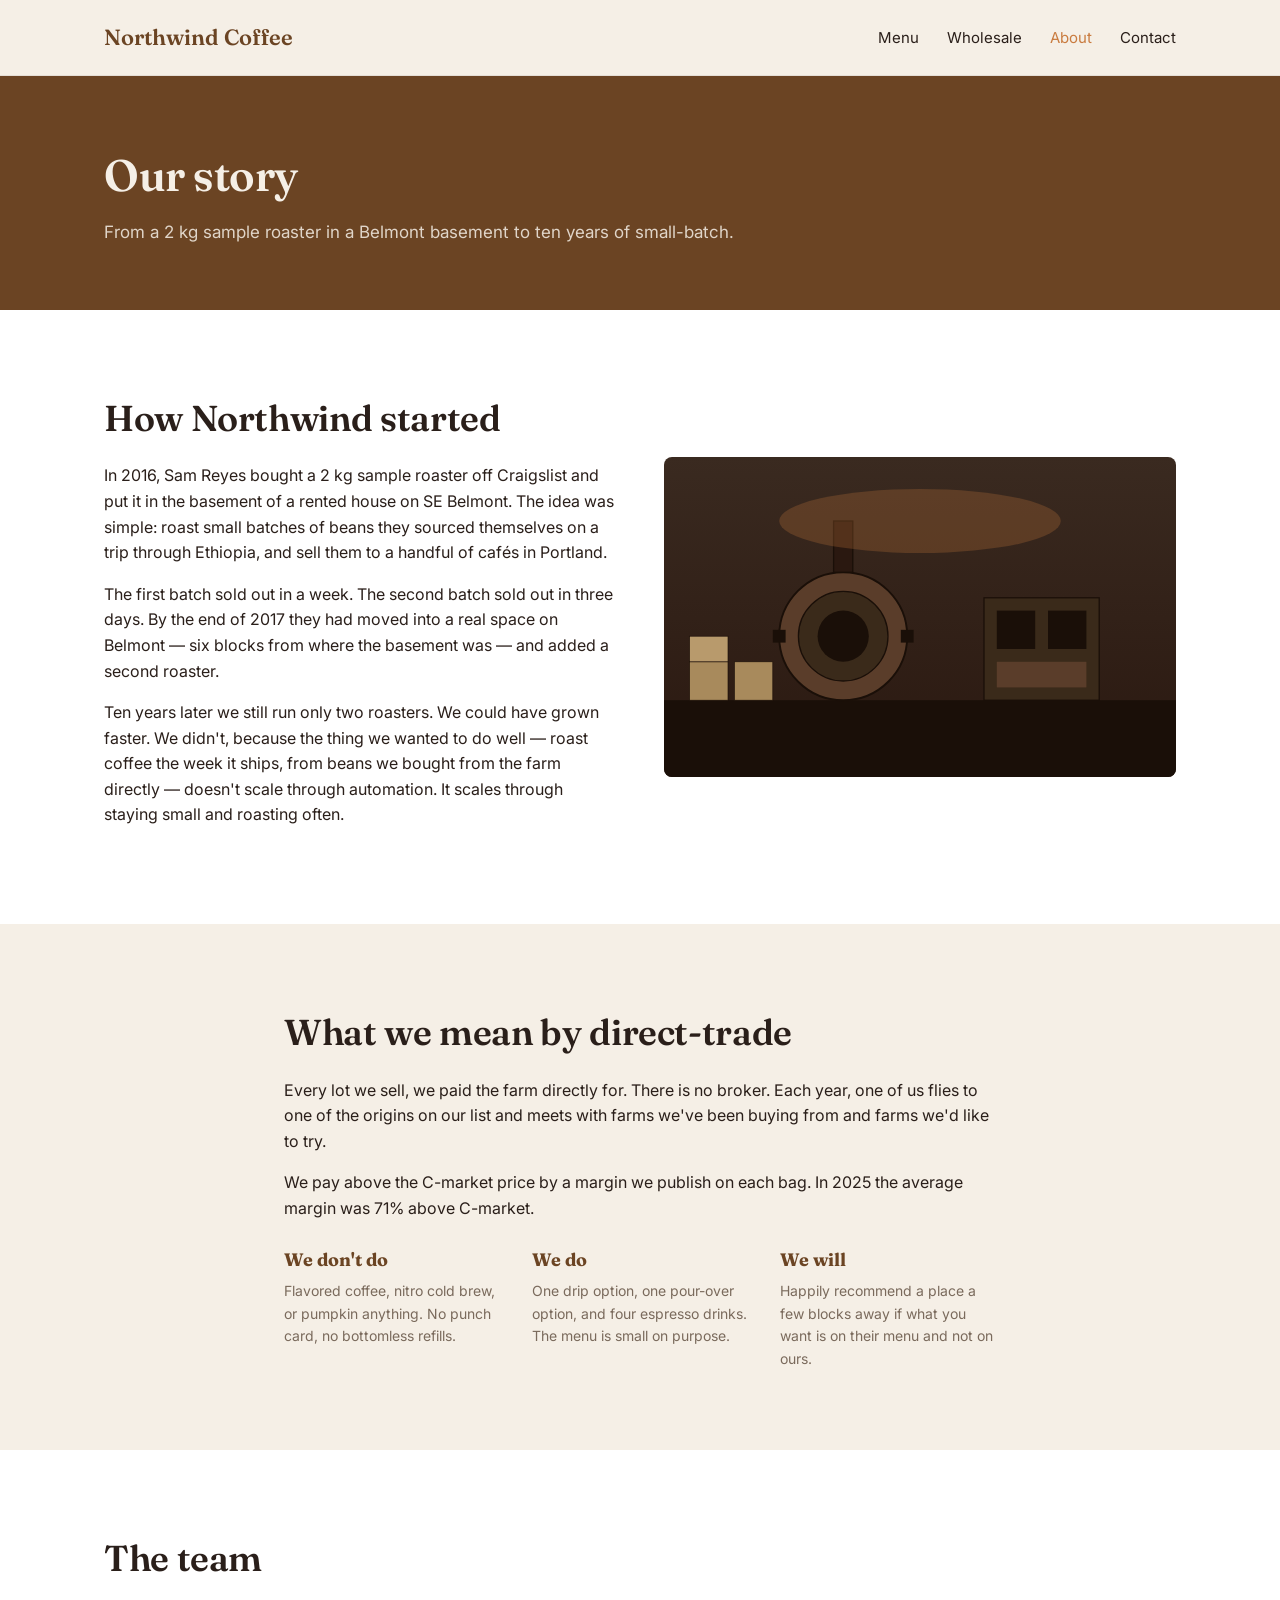
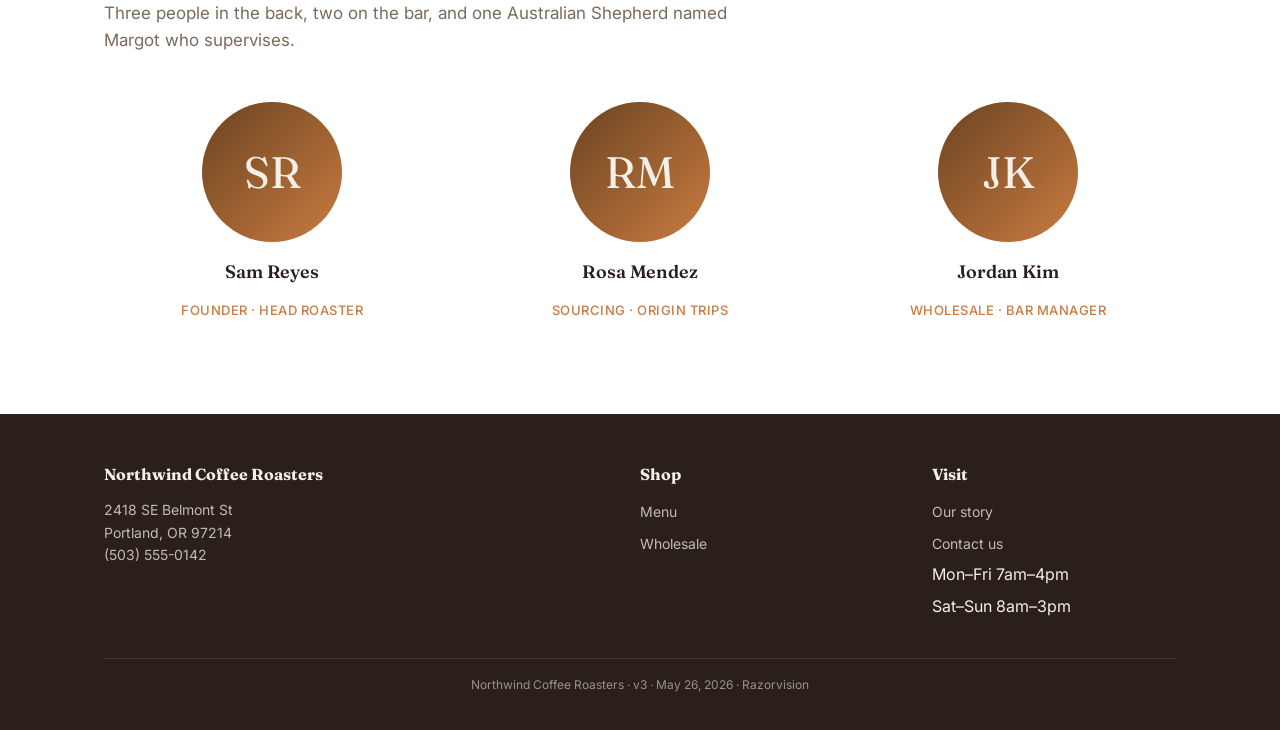
<file: versions/v3/pages/about.html>
<!DOCTYPE html>
<html lang="en">
<head>
  <meta charset="UTF-8">
  <meta name="viewport" content="width=device-width, initial-scale=1.0">
  <title>About — Northwind Coffee Roasters</title>
  <link rel="preconnect" href="https://fonts.googleapis.com">
  <link rel="preconnect" href="https://fonts.gstatic.com" crossorigin>
  <link href="https://fonts.googleapis.com/css2?family=Fraunces:wght@500;600&family=Inter:wght@400;500;600&display=swap" rel="stylesheet">
  <link rel="stylesheet" href="../assets/css/styles.css">
</head>
<body>

<nav class="nav">
  <div class="container nav-inner">
    <a href="../index.html" class="brand">Northwind Coffee</a>
    <div class="nav-links">
      <a href="menu.html">Menu</a>
      <a href="wholesale.html">Wholesale</a>
      <a href="about.html">About</a>
      <a href="contact.html">Contact</a>
    </div>
  </div>
</nav>

<header class="page-header">
  <div class="container">
    <h1>Our story</h1>
    <p>From a 2 kg sample roaster in a Belmont basement to ten years of small-batch.</p>
  </div>
</header>

<section class="section" style="background: #fff;">
  <div class="container">
    <div class="story-grid">
      <div>
        <h2>How Northwind started</h2>
        <p>In 2016, Sam Reyes bought a 2 kg sample roaster off Craigslist and put it in the basement of a rented house on SE Belmont. The idea was simple: roast small batches of beans they sourced themselves on a trip through Ethiopia, and sell them to a handful of cafés in Portland.</p>
        <p>The first batch sold out in a week. The second batch sold out in three days. By the end of 2017 they had moved into a real space on Belmont — six blocks from where the basement was — and added a second roaster.</p>
        <p>Ten years later we still run only two roasters. We could have grown faster. We didn't, because the thing we wanted to do well — roast coffee the week it ships, from beans we bought from the farm directly — doesn't scale through automation. It scales through staying small and roasting often.</p>
      </div>
      <img src="../assets/images/roastery.svg" alt="Northwind roastery interior">
    </div>
  </div>
</section>

<section class="section">
  <div class="container" style="max-width: 760px;">
    <h2>What we mean by direct-trade</h2>
    <p>Every lot we sell, we paid the farm directly for. There is no broker. Each year, one of us flies to one of the origins on our list and meets with farms we've been buying from and farms we'd like to try.</p>
    <p>We pay above the C-market price by a margin we publish on each bag. In 2025 the average margin was 71% above C-market.</p>

    <div class="value-grid">
      <div class="value-item">
        <h4>We don't do</h4>
        <p>Flavored coffee, nitro cold brew, or pumpkin anything. No punch card, no bottomless refills.</p>
      </div>
      <div class="value-item">
        <h4>We do</h4>
        <p>One drip option, one pour-over option, and four espresso drinks. The menu is small on purpose.</p>
      </div>
      <div class="value-item">
        <h4>We will</h4>
        <p>Happily recommend a place a few blocks away if what you want is on their menu and not on ours.</p>
      </div>
    </div>
  </div>
</section>

<section class="section" style="background: #fff;">
  <div class="container">
    <h2>The team</h2>
    <p class="lead">Three people in the back, two on the bar, and one Australian Shepherd named Margot who supervises.</p>
    <div class="team-grid">
      <div class="team-member">
        <div class="avatar">SR</div>
        <h3>Sam Reyes</h3>
        <p class="role">Founder · Head Roaster</p>
      </div>
      <div class="team-member">
        <div class="avatar">RM</div>
        <h3>Rosa Mendez</h3>
        <p class="role">Sourcing · Origin Trips</p>
      </div>
      <div class="team-member">
        <div class="avatar">JK</div>
        <h3>Jordan Kim</h3>
        <p class="role">Wholesale · Bar Manager</p>
      </div>
    </div>
  </div>
</section>

<footer class="site-footer">
  <div class="container">
    <div class="footer-grid">
      <div>
        <h4>Northwind Coffee Roasters</h4>
        <p style="color: rgba(245,239,230,0.75); font-size: 14px; margin: 0;">
          2418 SE Belmont St<br>
          Portland, OR 97214<br>
          (503) 555-0142
        </p>
      </div>
      <div>
        <h4>Shop</h4>
        <ul>
          <li><a href="menu.html">Menu</a></li>
          <li><a href="wholesale.html">Wholesale</a></li>
        </ul>
      </div>
      <div>
        <h4>Visit</h4>
        <ul>
          <li><a href="about.html">Our story</a></li>
          <li><a href="contact.html">Contact us</a></li>
          <li>Mon–Fri  7am–4pm</li>
          <li>Sat–Sun  8am–3pm</li>
        </ul>
      </div>
    </div>
    <p class="version-stamp">
      Northwind Coffee Roasters · v3 · May 26, 2026 · Razorvision
    </p>
  </div>
</footer>

<script src="../assets/js/main.js"></script>
</body>
</html>
</file>
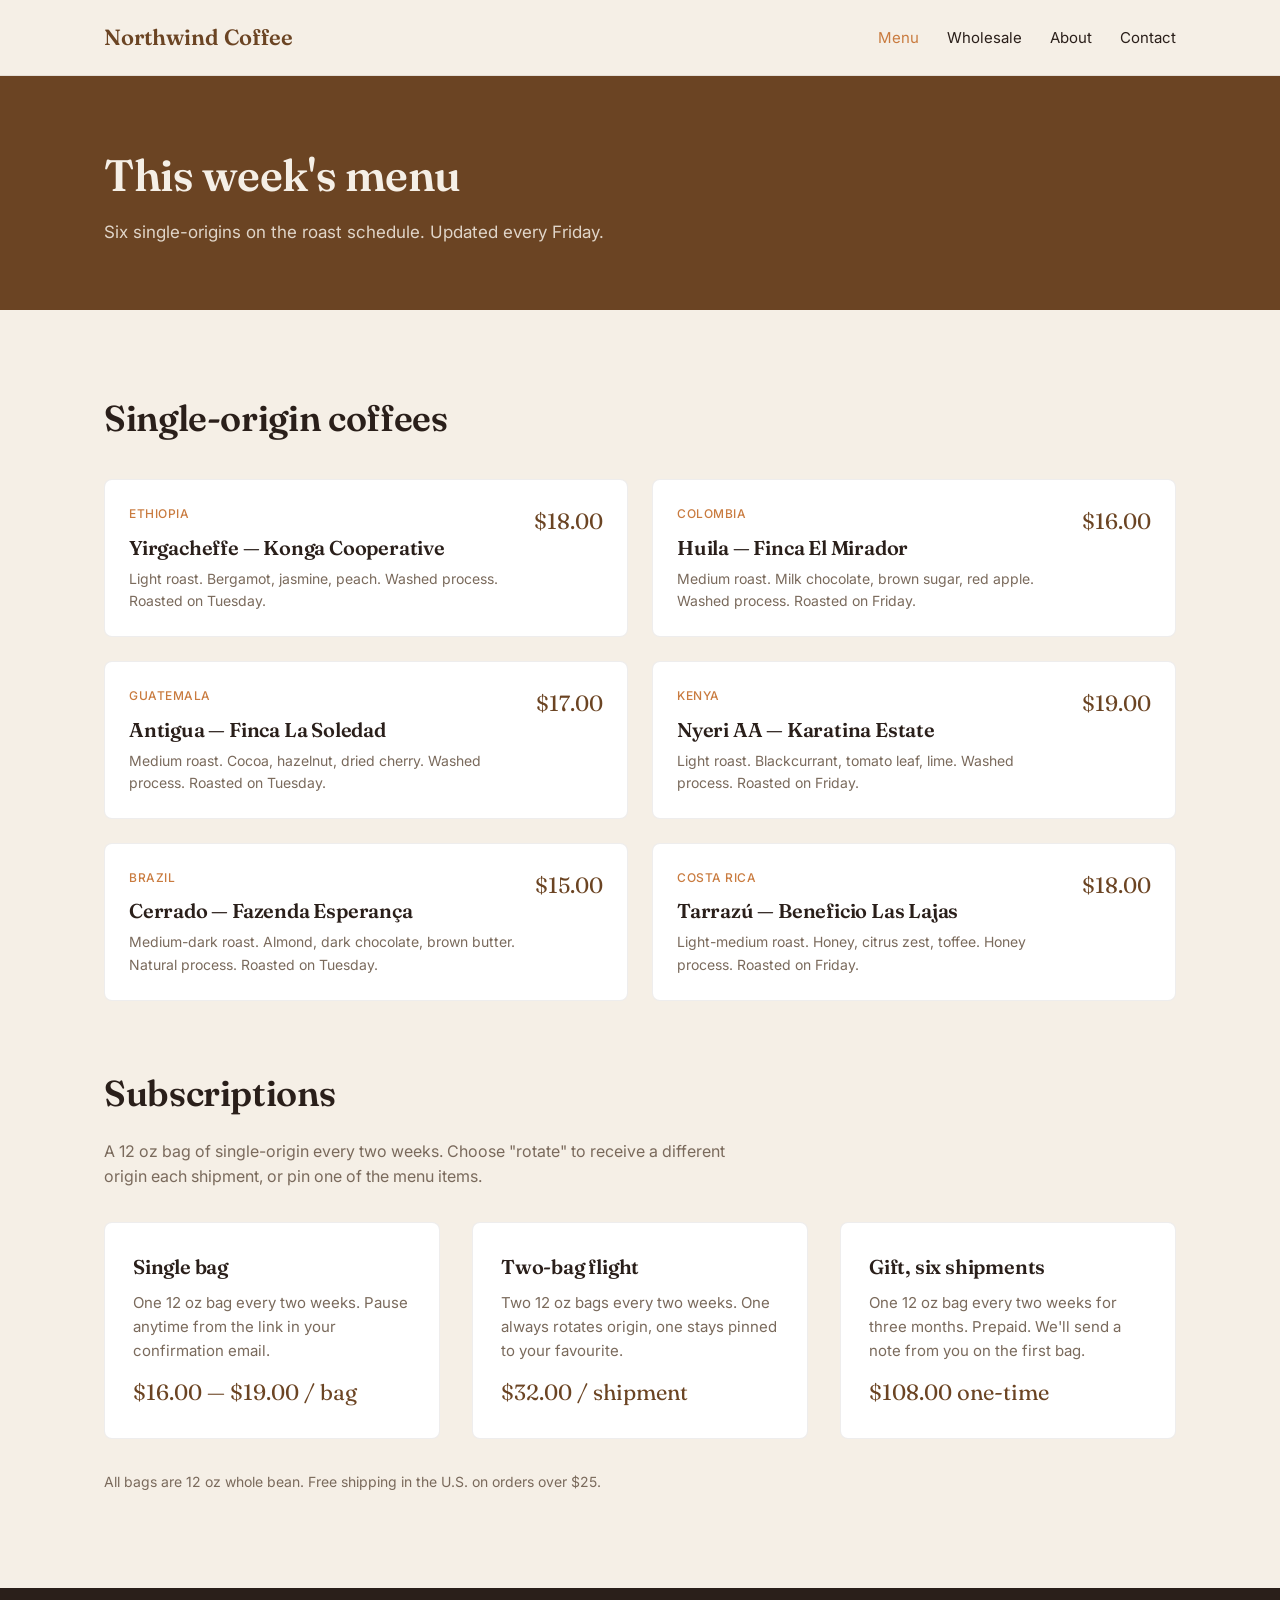
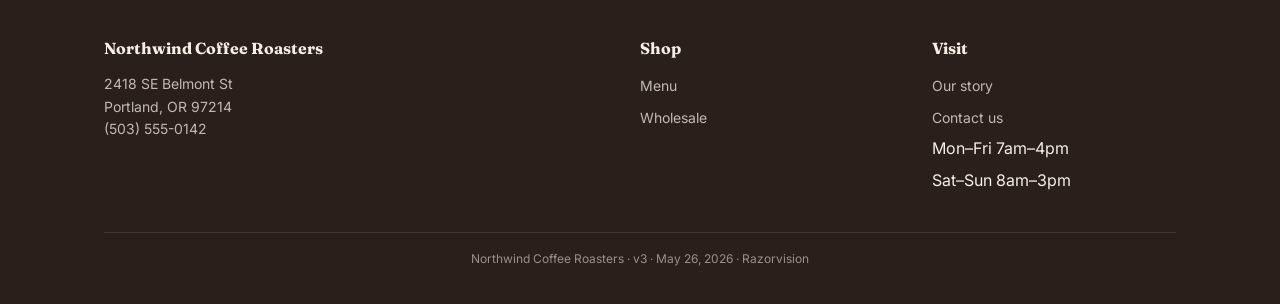
<file: versions/v3/pages/menu.html>
<!DOCTYPE html>
<html lang="en">
<head>
  <meta charset="UTF-8">
  <meta name="viewport" content="width=device-width, initial-scale=1.0">
  <title>Menu — Northwind Coffee Roasters</title>
  <link rel="preconnect" href="https://fonts.googleapis.com">
  <link rel="preconnect" href="https://fonts.gstatic.com" crossorigin>
  <link href="https://fonts.googleapis.com/css2?family=Fraunces:wght@500;600&family=Inter:wght@400;500;600&display=swap" rel="stylesheet">
  <link rel="stylesheet" href="../assets/css/styles.css">
</head>
<body>

<nav class="nav">
  <div class="container nav-inner">
    <a href="../index.html" class="brand">Northwind Coffee</a>
    <div class="nav-links">
      <a href="menu.html">Menu</a>
      <a href="wholesale.html">Wholesale</a>
      <a href="about.html">About</a>
      <a href="contact.html">Contact</a>
    </div>
  </div>
</nav>

<header class="page-header">
  <div class="container">
    <h1>This week's menu</h1>
    <p>Six single-origins on the roast schedule. Updated every Friday.</p>
  </div>
</header>

<section class="section">
  <div class="container">
    <h2 style="margin-bottom: 32px;">Single-origin coffees</h2>

    <div class="menu-grid">
      <article class="menu-item">
        <div>
          <p class="origin">Ethiopia</p>
          <h3>Yirgacheffe — Konga Cooperative</h3>
          <p>Light roast. Bergamot, jasmine, peach. Washed process. Roasted on Tuesday.</p>
        </div>
        <p class="price">$18.00</p>
      </article>

      <article class="menu-item">
        <div>
          <p class="origin">Colombia</p>
          <h3>Huila — Finca El Mirador</h3>
          <p>Medium roast. Milk chocolate, brown sugar, red apple. Washed process. Roasted on Friday.</p>
        </div>
        <p class="price">$16.00</p>
      </article>

      <article class="menu-item">
        <div>
          <p class="origin">Guatemala</p>
          <h3>Antigua — Finca La Soledad</h3>
          <p>Medium roast. Cocoa, hazelnut, dried cherry. Washed process. Roasted on Tuesday.</p>
        </div>
        <p class="price">$17.00</p>
      </article>

      <article class="menu-item">
        <div>
          <p class="origin">Kenya</p>
          <h3>Nyeri AA — Karatina Estate</h3>
          <p>Light roast. Blackcurrant, tomato leaf, lime. Washed process. Roasted on Friday.</p>
        </div>
        <p class="price">$19.00</p>
      </article>

      <article class="menu-item">
        <div>
          <p class="origin">Brazil</p>
          <h3>Cerrado — Fazenda Esperança</h3>
          <p>Medium-dark roast. Almond, dark chocolate, brown butter. Natural process. Roasted on Tuesday.</p>
        </div>
        <p class="price">$15.00</p>
      </article>

      <article class="menu-item">
        <div>
          <p class="origin">Costa Rica</p>
          <h3>Tarrazú — Beneficio Las Lajas</h3>
          <p>Light-medium roast. Honey, citrus zest, toffee. Honey process. Roasted on Friday.</p>
        </div>
        <p class="price">$18.00</p>
      </article>
    </div>

    <h2 style="margin-top: 64px; margin-bottom: 16px;">Subscriptions</h2>
    <p style="color: var(--muted); max-width: 640px; margin-bottom: 32px;">A 12 oz bag of single-origin every two weeks. Choose "rotate" to receive a different origin each shipment, or pin one of the menu items.</p>

    <div class="wholesale-grid">
      <div class="wholesale-card">
        <h3>Single bag</h3>
        <p>One 12 oz bag every two weeks. Pause anytime from the link in your confirmation email.</p>
        <p class="price-line">$16.00 — $19.00 / bag</p>
      </div>
      <div class="wholesale-card">
        <h3>Two-bag flight</h3>
        <p>Two 12 oz bags every two weeks. One always rotates origin, one stays pinned to your favourite.</p>
        <p class="price-line">$32.00 / shipment</p>
      </div>
      <div class="wholesale-card">
        <h3>Gift, six shipments</h3>
        <p>One 12 oz bag every two weeks for three months. Prepaid. We'll send a note from you on the first bag.</p>
        <p class="price-line">$108.00 one-time</p>
      </div>
    </div>

    <p style="margin-top: 32px; color: var(--muted); font-size: 14px;">
      All bags are 12 oz whole bean. Free shipping in the U.S. on orders over $25.
    </p>
  </div>
</section>

<footer class="site-footer">
  <div class="container">
    <div class="footer-grid">
      <div>
        <h4>Northwind Coffee Roasters</h4>
        <p style="color: rgba(245,239,230,0.75); font-size: 14px; margin: 0;">
          2418 SE Belmont St<br>
          Portland, OR 97214<br>
          (503) 555-0142
        </p>
      </div>
      <div>
        <h4>Shop</h4>
        <ul>
          <li><a href="menu.html">Menu</a></li>
          <li><a href="wholesale.html">Wholesale</a></li>
        </ul>
      </div>
      <div>
        <h4>Visit</h4>
        <ul>
          <li><a href="about.html">Our story</a></li>
          <li><a href="contact.html">Contact us</a></li>
          <li>Mon–Fri  7am–4pm</li>
          <li>Sat–Sun  8am–3pm</li>
        </ul>
      </div>
    </div>
    <p class="version-stamp">
      Northwind Coffee Roasters · v3 · May 26, 2026 · Razorvision
    </p>
  </div>
</footer>

<script src="../assets/js/main.js"></script>
</body>
</html>
</file>
<file: assets/css/styles.css>
:root {
  --coffee: #6B4423;
  --ember:  #C97B3F;
  --cream:  #F5EFE6;
  --ink:    #2A1F1A;
  --muted:  #7A6A5C;
}

* { box-sizing: border-box; }
html, body { margin: 0; padding: 0; }

body {
  font-family: 'Inter', system-ui, -apple-system, sans-serif;
  color: var(--ink);
  background: var(--cream);
  line-height: 1.6;
}

h1, h2, h3 {
  font-family: 'Fraunces', Georgia, serif;
  font-weight: 600;
  color: var(--ink);
  letter-spacing: -0.01em;
}

a { color: var(--coffee); }
a:hover { color: var(--ember); }

.container {
  max-width: 1120px;
  margin: 0 auto;
  padding: 0 24px;
}

.btn {
  display: inline-block;
  padding: 12px 24px;
  background: var(--coffee);
  color: var(--cream);
  border-radius: 4px;
  text-decoration: none;
  font-weight: 500;
  transition: background 0.2s ease;
}
.btn:hover { background: var(--ember); color: var(--cream); }

.btn-outline {
  background: transparent;
  color: var(--cream);
  border: 1px solid var(--cream);
}
.btn-outline:hover { background: var(--cream); color: var(--coffee); }

.nav {
  padding: 20px 0;
  background: var(--cream);
  border-bottom: 1px solid rgba(42, 31, 26, 0.08);
}
.nav-inner {
  display: flex;
  align-items: center;
  justify-content: space-between;
}
.brand {
  font-family: 'Fraunces', serif;
  font-size: 22px;
  font-weight: 600;
  color: var(--coffee);
  text-decoration: none;
}
.nav-links { display: flex; gap: 28px; }
.nav-links a {
  text-decoration: none;
  color: var(--ink);
  font-size: 15px;
}
.nav-links a:hover { color: var(--ember); }

.hero {
  position: relative;
  min-height: 560px;
  display: flex;
  align-items: center;
  background:
    linear-gradient(120deg, rgba(42,31,26,0.55) 0%, rgba(42,31,26,0.15) 60%),
    url('../images/hero-beans.svg') center / cover no-repeat;
  color: var(--cream);
  padding: 80px 0;
}
.hero-inner { max-width: 580px; }
.hero h1 {
  color: var(--cream);
  font-size: clamp(36px, 5vw, 56px);
  line-height: 1.1;
  margin: 0 0 16px;
}
.hero p {
  font-size: 18px;
  margin: 0 0 32px;
  opacity: 0.92;
}

.section {
  padding: 80px 0;
}
.section h2 {
  font-size: 36px;
  margin: 0 0 12px;
}
.section .lead {
  color: var(--muted);
  font-size: 17px;
  margin: 0 0 48px;
  max-width: 640px;
}

.features {
  display: grid;
  grid-template-columns: repeat(3, 1fr);
  gap: 32px;
}
.feature {
  background: #fff;
  padding: 32px;
  border-radius: 8px;
  border: 1px solid rgba(42, 31, 26, 0.08);
}
.feature-icon {
  width: 48px;
  height: 48px;
  border-radius: 50%;
  background: var(--cream);
  display: flex;
  align-items: center;
  justify-content: center;
  font-size: 22px;
  margin-bottom: 16px;
}
.feature h3 {
  font-size: 20px;
  margin: 0 0 8px;
}
.feature p {
  margin: 0;
  color: var(--muted);
  font-size: 15px;
}

.bean-grid {
  display: grid;
  grid-template-columns: repeat(4, 1fr);
  gap: 24px;
}
.bean-card {
  background: #fff;
  border-radius: 8px;
  overflow: hidden;
  border: 1px solid rgba(42, 31, 26, 0.08);
}
.bean-card img {
  width: 100%;
  aspect-ratio: 4 / 3;
  object-fit: cover;
  display: block;
}
.bean-card-body { padding: 20px; }
.bean-card h3 {
  font-size: 18px;
  margin: 0 0 4px;
}
.bean-card .origin {
  color: var(--ember);
  font-size: 13px;
  font-weight: 500;
  text-transform: uppercase;
  letter-spacing: 0.5px;
  margin: 0 0 8px;
}
.bean-card .price {
  font-family: 'Fraunces', serif;
  font-size: 20px;
  color: var(--coffee);
  margin: 0;
}

.testimonials {
  display: grid;
  grid-template-columns: repeat(3, 1fr);
  gap: 32px;
}
.testimonial {
  background: #fff;
  padding: 28px;
  border-radius: 8px;
  border-left: 3px solid var(--ember);
}
.testimonial blockquote {
  margin: 0 0 16px;
  font-family: 'Fraunces', serif;
  font-size: 17px;
  font-style: italic;
  color: var(--ink);
}
.testimonial .attribution {
  font-size: 13px;
  color: var(--muted);
  font-weight: 500;
}

.subscribe {
  background: var(--coffee);
  color: var(--cream);
  padding: 64px 0;
  text-align: center;
}
.subscribe h2 { color: var(--cream); font-size: 32px; margin: 0 0 8px; }
.subscribe p { opacity: 0.85; margin: 0 0 28px; }

footer.site-footer {
  background: var(--ink);
  color: var(--cream);
  padding: 48px 0 24px;
}
.site-footer .footer-grid {
  display: grid;
  grid-template-columns: 2fr 1fr 1fr;
  gap: 48px;
  margin-bottom: 32px;
}
.site-footer h4 {
  font-family: 'Fraunces', serif;
  font-size: 16px;
  margin: 0 0 12px;
  color: var(--cream);
}
.site-footer ul { list-style: none; padding: 0; margin: 0; }
.site-footer li { margin-bottom: 6px; }
.site-footer a { color: rgba(245, 239, 230, 0.75); text-decoration: none; font-size: 14px; }
.site-footer a:hover { color: var(--ember); }

.version-stamp {
  border-top: 1px solid rgba(245, 239, 230, 0.12);
  padding-top: 16px;
  font-size: 12px;
  color: rgba(245, 239, 230, 0.55);
  text-align: center;
}

.page-header {
  background: var(--coffee);
  color: var(--cream);
  padding: 64px 0;
}
.page-header h1 { color: var(--cream); font-size: 44px; margin: 0 0 8px; }
.page-header p { opacity: 0.85; margin: 0; font-size: 17px; }

.menu-grid {
  display: grid;
  grid-template-columns: repeat(2, 1fr);
  gap: 24px;
}
.menu-item {
  background: #fff;
  border: 1px solid rgba(42, 31, 26, 0.08);
  border-radius: 8px;
  padding: 24px;
  display: grid;
  grid-template-columns: 1fr auto;
  gap: 16px;
  align-items: start;
}
.menu-item h3 {
  font-size: 20px;
  margin: 0 0 4px;
}
.menu-item .origin {
  color: var(--ember);
  font-size: 12px;
  font-weight: 500;
  text-transform: uppercase;
  letter-spacing: 0.5px;
  margin: 0 0 8px;
}
.menu-item p {
  margin: 0;
  color: var(--muted);
  font-size: 14px;
}
.menu-item .price {
  font-family: 'Fraunces', serif;
  font-size: 22px;
  color: var(--coffee);
  white-space: nowrap;
}

.team-grid {
  display: grid;
  grid-template-columns: repeat(3, 1fr);
  gap: 32px;
}
.team-member {
  text-align: center;
}
.team-member img {
  width: 140px;
  height: 140px;
  border-radius: 50%;
  object-fit: cover;
  margin: 0 auto 16px;
  display: block;
}
.team-member .avatar {
  width: 140px;
  height: 140px;
  border-radius: 50%;
  background: linear-gradient(135deg, var(--coffee) 0%, var(--ember) 100%);
  color: var(--cream);
  font-family: 'Fraunces', serif;
  font-size: 44px;
  display: flex;
  align-items: center;
  justify-content: center;
  margin: 0 auto 16px;
}

.story-grid {
  display: grid;
  grid-template-columns: 1fr 1fr;
  gap: 48px;
  align-items: center;
}
.story-grid img {
  width: 100%;
  border-radius: 8px;
  display: block;
}
@media (max-width: 800px) {
  .story-grid { grid-template-columns: 1fr; }
}

.value-grid {
  display: grid;
  grid-template-columns: repeat(3, 1fr);
  gap: 32px;
  margin-top: 24px;
}
.value-item h4 {
  font-family: 'Fraunces', serif;
  font-size: 18px;
  margin: 0 0 6px;
  color: var(--coffee);
}
.value-item p { margin: 0; color: var(--muted); font-size: 14px; }
@media (max-width: 800px) {
  .value-grid { grid-template-columns: 1fr; }
}

.wholesale-hero {
  background: var(--coffee);
  color: var(--cream);
  padding: 80px 0;
}
.wholesale-hero h1 { color: var(--cream); font-size: 44px; margin: 0 0 8px; }
.wholesale-hero p { opacity: 0.9; font-size: 17px; margin: 0; max-width: 540px; }

.wholesale-grid {
  display: grid;
  grid-template-columns: repeat(3, 1fr);
  gap: 32px;
  margin-top: 32px;
}
.wholesale-card {
  background: #fff;
  border: 1px solid rgba(42, 31, 26, 0.08);
  border-radius: 8px;
  padding: 28px;
}
.wholesale-card h3 { font-size: 20px; margin: 0 0 8px; }
.wholesale-card p { margin: 0; color: var(--muted); font-size: 15px; }
.wholesale-card .price-line {
  font-family: 'Fraunces', serif;
  font-size: 22px;
  color: var(--coffee);
  margin: 12px 0 0;
}
@media (max-width: 800px) {
  .wholesale-grid { grid-template-columns: 1fr; }
}
.team-member h3 { font-size: 18px; margin: 0 0 4px; }
.team-member .role {
  color: var(--ember);
  font-size: 13px;
  font-weight: 500;
  text-transform: uppercase;
  letter-spacing: 0.5px;
}

.contact-grid {
  display: grid;
  grid-template-columns: 1fr 1fr;
  gap: 48px;
}
.contact-info h3 { font-size: 22px; margin: 0 0 12px; }
.contact-info p { color: var(--muted); margin: 0 0 16px; }
.contact-info dl { margin: 24px 0 0; }
.contact-info dt {
  font-size: 13px;
  font-weight: 600;
  text-transform: uppercase;
  letter-spacing: 0.5px;
  color: var(--ember);
  margin-bottom: 4px;
}
.contact-info dd { margin: 0 0 16px; color: var(--ink); }

.contact-form {
  background: #fff;
  padding: 32px;
  border-radius: 8px;
  border: 1px solid rgba(42, 31, 26, 0.08);
}
.field { margin-bottom: 16px; }
.field label {
  display: block;
  font-size: 13px;
  font-weight: 500;
  margin-bottom: 6px;
}
.field input, .field textarea {
  width: 100%;
  padding: 10px 12px;
  border: 1px solid rgba(42, 31, 26, 0.18);
  border-radius: 4px;
  font-family: inherit;
  font-size: 15px;
  background: var(--cream);
}
.field textarea { min-height: 120px; resize: vertical; }
.field input:focus, .field textarea:focus {
  outline: none;
  border-color: var(--ember);
}

@media (max-width: 800px) {
  .features, .testimonials, .team-grid { grid-template-columns: 1fr; }
  .bean-grid, .menu-grid, .contact-grid { grid-template-columns: 1fr; }
  .site-footer .footer-grid { grid-template-columns: 1fr; }
  .nav-links { gap: 16px; font-size: 14px; }
}
</file>
<file: versions/v2/assets/css/styles.css>
:root {
  --coffee: #6B4423;
  --ember:  #C97B3F;
  --cream:  #F5EFE6;
  --ink:    #2A1F1A;
  --muted:  #7A6A5C;
}

* { box-sizing: border-box; }
html, body { margin: 0; padding: 0; }

body {
  font-family: 'Inter', system-ui, -apple-system, sans-serif;
  color: var(--ink);
  background: var(--cream);
  line-height: 1.6;
}

h1, h2, h3 {
  font-family: 'Fraunces', Georgia, serif;
  font-weight: 600;
  color: var(--ink);
  letter-spacing: -0.01em;
}

a { color: var(--coffee); }
a:hover { color: var(--ember); }

.container {
  max-width: 1120px;
  margin: 0 auto;
  padding: 0 24px;
}

.btn {
  display: inline-block;
  padding: 12px 24px;
  background: var(--coffee);
  color: var(--cream);
  border-radius: 4px;
  text-decoration: none;
  font-weight: 500;
  transition: background 0.2s ease;
}
.btn:hover { background: var(--ember); color: var(--cream); }

.btn-outline {
  background: transparent;
  color: var(--cream);
  border: 1px solid var(--cream);
}
.btn-outline:hover { background: var(--cream); color: var(--coffee); }

.nav {
  padding: 20px 0;
  background: var(--cream);
  border-bottom: 1px solid rgba(42, 31, 26, 0.08);
}
.nav-inner {
  display: flex;
  align-items: center;
  justify-content: space-between;
}
.brand {
  font-family: 'Fraunces', serif;
  font-size: 22px;
  font-weight: 600;
  color: var(--coffee);
  text-decoration: none;
}
.nav-links { display: flex; gap: 28px; }
.nav-links a {
  text-decoration: none;
  color: var(--ink);
  font-size: 15px;
}
.nav-links a:hover { color: var(--ember); }

.hero {
  position: relative;
  min-height: 560px;
  display: flex;
  align-items: center;
  background:
    linear-gradient(120deg, rgba(42,31,26,0.55) 0%, rgba(42,31,26,0.15) 60%),
    url('../images/hero-beans.svg') center / cover no-repeat;
  color: var(--cream);
  padding: 80px 0;
}
.hero-inner { max-width: 580px; }
.hero h1 {
  color: var(--cream);
  font-size: clamp(36px, 5vw, 56px);
  line-height: 1.1;
  margin: 0 0 16px;
}
.hero p {
  font-size: 18px;
  margin: 0 0 32px;
  opacity: 0.92;
}

.section {
  padding: 80px 0;
}
.section h2 {
  font-size: 36px;
  margin: 0 0 12px;
}
.section .lead {
  color: var(--muted);
  font-size: 17px;
  margin: 0 0 48px;
  max-width: 640px;
}

.features {
  display: grid;
  grid-template-columns: repeat(3, 1fr);
  gap: 32px;
}
.feature {
  background: #fff;
  padding: 32px;
  border-radius: 8px;
  border: 1px solid rgba(42, 31, 26, 0.08);
}
.feature-icon {
  width: 48px;
  height: 48px;
  border-radius: 50%;
  background: var(--cream);
  display: flex;
  align-items: center;
  justify-content: center;
  font-size: 22px;
  margin-bottom: 16px;
}
.feature h3 {
  font-size: 20px;
  margin: 0 0 8px;
}
.feature p {
  margin: 0;
  color: var(--muted);
  font-size: 15px;
}

.bean-grid {
  display: grid;
  grid-template-columns: repeat(4, 1fr);
  gap: 24px;
}
.bean-card {
  background: #fff;
  border-radius: 8px;
  overflow: hidden;
  border: 1px solid rgba(42, 31, 26, 0.08);
}
.bean-card img {
  width: 100%;
  aspect-ratio: 4 / 3;
  object-fit: cover;
  display: block;
}
.bean-card-body { padding: 20px; }
.bean-card h3 {
  font-size: 18px;
  margin: 0 0 4px;
}
.bean-card .origin {
  color: var(--ember);
  font-size: 13px;
  font-weight: 500;
  text-transform: uppercase;
  letter-spacing: 0.5px;
  margin: 0 0 8px;
}
.bean-card .price {
  font-family: 'Fraunces', serif;
  font-size: 20px;
  color: var(--coffee);
  margin: 0;
}

.testimonials {
  display: grid;
  grid-template-columns: repeat(3, 1fr);
  gap: 32px;
}
.testimonial {
  background: #fff;
  padding: 28px;
  border-radius: 8px;
  border-left: 3px solid var(--ember);
}
.testimonial blockquote {
  margin: 0 0 16px;
  font-family: 'Fraunces', serif;
  font-size: 17px;
  font-style: italic;
  color: var(--ink);
}
.testimonial .attribution {
  font-size: 13px;
  color: var(--muted);
  font-weight: 500;
}

.subscribe {
  background: var(--coffee);
  color: var(--cream);
  padding: 64px 0;
  text-align: center;
}
.subscribe h2 { color: var(--cream); font-size: 32px; margin: 0 0 8px; }
.subscribe p { opacity: 0.85; margin: 0 0 28px; }

footer.site-footer {
  background: var(--ink);
  color: var(--cream);
  padding: 48px 0 24px;
}
.site-footer .footer-grid {
  display: grid;
  grid-template-columns: 2fr 1fr 1fr;
  gap: 48px;
  margin-bottom: 32px;
}
.site-footer h4 {
  font-family: 'Fraunces', serif;
  font-size: 16px;
  margin: 0 0 12px;
  color: var(--cream);
}
.site-footer ul { list-style: none; padding: 0; margin: 0; }
.site-footer li { margin-bottom: 6px; }
.site-footer a { color: rgba(245, 239, 230, 0.75); text-decoration: none; font-size: 14px; }
.site-footer a:hover { color: var(--ember); }

.version-stamp {
  border-top: 1px solid rgba(245, 239, 230, 0.12);
  padding-top: 16px;
  font-size: 12px;
  color: rgba(245, 239, 230, 0.55);
  text-align: center;
}

.page-header {
  background: var(--coffee);
  color: var(--cream);
  padding: 64px 0;
}
.page-header h1 { color: var(--cream); font-size: 44px; margin: 0 0 8px; }
.page-header p { opacity: 0.85; margin: 0; font-size: 17px; }

.menu-grid {
  display: grid;
  grid-template-columns: repeat(2, 1fr);
  gap: 24px;
}
.menu-item {
  background: #fff;
  border: 1px solid rgba(42, 31, 26, 0.08);
  border-radius: 8px;
  padding: 24px;
  display: grid;
  grid-template-columns: 1fr auto;
  gap: 16px;
  align-items: start;
}
.menu-item h3 {
  font-size: 20px;
  margin: 0 0 4px;
}
.menu-item .origin {
  color: var(--ember);
  font-size: 12px;
  font-weight: 500;
  text-transform: uppercase;
  letter-spacing: 0.5px;
  margin: 0 0 8px;
}
.menu-item p {
  margin: 0;
  color: var(--muted);
  font-size: 14px;
}
.menu-item .price {
  font-family: 'Fraunces', serif;
  font-size: 22px;
  color: var(--coffee);
  white-space: nowrap;
}

.team-grid {
  display: grid;
  grid-template-columns: repeat(3, 1fr);
  gap: 32px;
}
.team-member {
  text-align: center;
}
.team-member img {
  width: 140px;
  height: 140px;
  border-radius: 50%;
  object-fit: cover;
  margin: 0 auto 16px;
  display: block;
}
.team-member h3 { font-size: 18px; margin: 0 0 4px; }
.team-member .role {
  color: var(--ember);
  font-size: 13px;
  font-weight: 500;
  text-transform: uppercase;
  letter-spacing: 0.5px;
}

.contact-grid {
  display: grid;
  grid-template-columns: 1fr 1fr;
  gap: 48px;
}
.contact-info h3 { font-size: 22px; margin: 0 0 12px; }
.contact-info p { color: var(--muted); margin: 0 0 16px; }
.contact-info dl { margin: 24px 0 0; }
.contact-info dt {
  font-size: 13px;
  font-weight: 600;
  text-transform: uppercase;
  letter-spacing: 0.5px;
  color: var(--ember);
  margin-bottom: 4px;
}
.contact-info dd { margin: 0 0 16px; color: var(--ink); }

.contact-form {
  background: #fff;
  padding: 32px;
  border-radius: 8px;
  border: 1px solid rgba(42, 31, 26, 0.08);
}
.field { margin-bottom: 16px; }
.field label {
  display: block;
  font-size: 13px;
  font-weight: 500;
  margin-bottom: 6px;
}
.field input, .field textarea {
  width: 100%;
  padding: 10px 12px;
  border: 1px solid rgba(42, 31, 26, 0.18);
  border-radius: 4px;
  font-family: inherit;
  font-size: 15px;
  background: var(--cream);
}
.field textarea { min-height: 120px; resize: vertical; }
.field input:focus, .field textarea:focus {
  outline: none;
  border-color: var(--ember);
}

@media (max-width: 800px) {
  .features, .testimonials, .team-grid { grid-template-columns: 1fr; }
  .bean-grid, .menu-grid, .contact-grid { grid-template-columns: 1fr; }
  .site-footer .footer-grid { grid-template-columns: 1fr; }
  .nav-links { gap: 16px; font-size: 14px; }
}
</file>
<file: versions/v3/assets/css/styles.css>
:root {
  --coffee: #6B4423;
  --ember:  #C97B3F;
  --cream:  #F5EFE6;
  --ink:    #2A1F1A;
  --muted:  #7A6A5C;
}

* { box-sizing: border-box; }
html, body { margin: 0; padding: 0; }

body {
  font-family: 'Inter', system-ui, -apple-system, sans-serif;
  color: var(--ink);
  background: var(--cream);
  line-height: 1.6;
}

h1, h2, h3 {
  font-family: 'Fraunces', Georgia, serif;
  font-weight: 600;
  color: var(--ink);
  letter-spacing: -0.01em;
}

a { color: var(--coffee); }
a:hover { color: var(--ember); }

.container {
  max-width: 1120px;
  margin: 0 auto;
  padding: 0 24px;
}

.btn {
  display: inline-block;
  padding: 12px 24px;
  background: var(--coffee);
  color: var(--cream);
  border-radius: 4px;
  text-decoration: none;
  font-weight: 500;
  transition: background 0.2s ease;
}
.btn:hover { background: var(--ember); color: var(--cream); }

.btn-outline {
  background: transparent;
  color: var(--cream);
  border: 1px solid var(--cream);
}
.btn-outline:hover { background: var(--cream); color: var(--coffee); }

.nav {
  padding: 20px 0;
  background: var(--cream);
  border-bottom: 1px solid rgba(42, 31, 26, 0.08);
}
.nav-inner {
  display: flex;
  align-items: center;
  justify-content: space-between;
}
.brand {
  font-family: 'Fraunces', serif;
  font-size: 22px;
  font-weight: 600;
  color: var(--coffee);
  text-decoration: none;
}
.nav-links { display: flex; gap: 28px; }
.nav-links a {
  text-decoration: none;
  color: var(--ink);
  font-size: 15px;
}
.nav-links a:hover { color: var(--ember); }

.hero {
  position: relative;
  min-height: 560px;
  display: flex;
  align-items: center;
  background:
    linear-gradient(120deg, rgba(42,31,26,0.55) 0%, rgba(42,31,26,0.15) 60%),
    url('../images/hero-beans.svg') center / cover no-repeat;
  color: var(--cream);
  padding: 80px 0;
}
.hero-inner { max-width: 580px; }
.hero h1 {
  color: var(--cream);
  font-size: clamp(36px, 5vw, 56px);
  line-height: 1.1;
  margin: 0 0 16px;
}
.hero p {
  font-size: 18px;
  margin: 0 0 32px;
  opacity: 0.92;
}

.section {
  padding: 80px 0;
}
.section h2 {
  font-size: 36px;
  margin: 0 0 12px;
}
.section .lead {
  color: var(--muted);
  font-size: 17px;
  margin: 0 0 48px;
  max-width: 640px;
}

.features {
  display: grid;
  grid-template-columns: repeat(3, 1fr);
  gap: 32px;
}
.feature {
  background: #fff;
  padding: 32px;
  border-radius: 8px;
  border: 1px solid rgba(42, 31, 26, 0.08);
}
.feature-icon {
  width: 48px;
  height: 48px;
  border-radius: 50%;
  background: var(--cream);
  display: flex;
  align-items: center;
  justify-content: center;
  font-size: 22px;
  margin-bottom: 16px;
}
.feature h3 {
  font-size: 20px;
  margin: 0 0 8px;
}
.feature p {
  margin: 0;
  color: var(--muted);
  font-size: 15px;
}

.bean-grid {
  display: grid;
  grid-template-columns: repeat(4, 1fr);
  gap: 24px;
}
.bean-card {
  background: #fff;
  border-radius: 8px;
  overflow: hidden;
  border: 1px solid rgba(42, 31, 26, 0.08);
}
.bean-card img {
  width: 100%;
  aspect-ratio: 4 / 3;
  object-fit: cover;
  display: block;
}
.bean-card-body { padding: 20px; }
.bean-card h3 {
  font-size: 18px;
  margin: 0 0 4px;
}
.bean-card .origin {
  color: var(--ember);
  font-size: 13px;
  font-weight: 500;
  text-transform: uppercase;
  letter-spacing: 0.5px;
  margin: 0 0 8px;
}
.bean-card .price {
  font-family: 'Fraunces', serif;
  font-size: 20px;
  color: var(--coffee);
  margin: 0;
}

.testimonials {
  display: grid;
  grid-template-columns: repeat(3, 1fr);
  gap: 32px;
}
.testimonial {
  background: #fff;
  padding: 28px;
  border-radius: 8px;
  border-left: 3px solid var(--ember);
}
.testimonial blockquote {
  margin: 0 0 16px;
  font-family: 'Fraunces', serif;
  font-size: 17px;
  font-style: italic;
  color: var(--ink);
}
.testimonial .attribution {
  font-size: 13px;
  color: var(--muted);
  font-weight: 500;
}

.subscribe {
  background: var(--coffee);
  color: var(--cream);
  padding: 64px 0;
  text-align: center;
}
.subscribe h2 { color: var(--cream); font-size: 32px; margin: 0 0 8px; }
.subscribe p { opacity: 0.85; margin: 0 0 28px; }

footer.site-footer {
  background: var(--ink);
  color: var(--cream);
  padding: 48px 0 24px;
}
.site-footer .footer-grid {
  display: grid;
  grid-template-columns: 2fr 1fr 1fr;
  gap: 48px;
  margin-bottom: 32px;
}
.site-footer h4 {
  font-family: 'Fraunces', serif;
  font-size: 16px;
  margin: 0 0 12px;
  color: var(--cream);
}
.site-footer ul { list-style: none; padding: 0; margin: 0; }
.site-footer li { margin-bottom: 6px; }
.site-footer a { color: rgba(245, 239, 230, 0.75); text-decoration: none; font-size: 14px; }
.site-footer a:hover { color: var(--ember); }

.version-stamp {
  border-top: 1px solid rgba(245, 239, 230, 0.12);
  padding-top: 16px;
  font-size: 12px;
  color: rgba(245, 239, 230, 0.55);
  text-align: center;
}

.page-header {
  background: var(--coffee);
  color: var(--cream);
  padding: 64px 0;
}
.page-header h1 { color: var(--cream); font-size: 44px; margin: 0 0 8px; }
.page-header p { opacity: 0.85; margin: 0; font-size: 17px; }

.menu-grid {
  display: grid;
  grid-template-columns: repeat(2, 1fr);
  gap: 24px;
}
.menu-item {
  background: #fff;
  border: 1px solid rgba(42, 31, 26, 0.08);
  border-radius: 8px;
  padding: 24px;
  display: grid;
  grid-template-columns: 1fr auto;
  gap: 16px;
  align-items: start;
}
.menu-item h3 {
  font-size: 20px;
  margin: 0 0 4px;
}
.menu-item .origin {
  color: var(--ember);
  font-size: 12px;
  font-weight: 500;
  text-transform: uppercase;
  letter-spacing: 0.5px;
  margin: 0 0 8px;
}
.menu-item p {
  margin: 0;
  color: var(--muted);
  font-size: 14px;
}
.menu-item .price {
  font-family: 'Fraunces', serif;
  font-size: 22px;
  color: var(--coffee);
  white-space: nowrap;
}

.team-grid {
  display: grid;
  grid-template-columns: repeat(3, 1fr);
  gap: 32px;
}
.team-member {
  text-align: center;
}
.team-member img {
  width: 140px;
  height: 140px;
  border-radius: 50%;
  object-fit: cover;
  margin: 0 auto 16px;
  display: block;
}
.team-member .avatar {
  width: 140px;
  height: 140px;
  border-radius: 50%;
  background: linear-gradient(135deg, var(--coffee) 0%, var(--ember) 100%);
  color: var(--cream);
  font-family: 'Fraunces', serif;
  font-size: 44px;
  display: flex;
  align-items: center;
  justify-content: center;
  margin: 0 auto 16px;
}

.story-grid {
  display: grid;
  grid-template-columns: 1fr 1fr;
  gap: 48px;
  align-items: center;
}
.story-grid img {
  width: 100%;
  border-radius: 8px;
  display: block;
}
@media (max-width: 800px) {
  .story-grid { grid-template-columns: 1fr; }
}

.value-grid {
  display: grid;
  grid-template-columns: repeat(3, 1fr);
  gap: 32px;
  margin-top: 24px;
}
.value-item h4 {
  font-family: 'Fraunces', serif;
  font-size: 18px;
  margin: 0 0 6px;
  color: var(--coffee);
}
.value-item p { margin: 0; color: var(--muted); font-size: 14px; }
@media (max-width: 800px) {
  .value-grid { grid-template-columns: 1fr; }
}

.wholesale-hero {
  background: var(--coffee);
  color: var(--cream);
  padding: 80px 0;
}
.wholesale-hero h1 { color: var(--cream); font-size: 44px; margin: 0 0 8px; }
.wholesale-hero p { opacity: 0.9; font-size: 17px; margin: 0; max-width: 540px; }

.wholesale-grid {
  display: grid;
  grid-template-columns: repeat(3, 1fr);
  gap: 32px;
  margin-top: 32px;
}
.wholesale-card {
  background: #fff;
  border: 1px solid rgba(42, 31, 26, 0.08);
  border-radius: 8px;
  padding: 28px;
}
.wholesale-card h3 { font-size: 20px; margin: 0 0 8px; }
.wholesale-card p { margin: 0; color: var(--muted); font-size: 15px; }
.wholesale-card .price-line {
  font-family: 'Fraunces', serif;
  font-size: 22px;
  color: var(--coffee);
  margin: 12px 0 0;
}
@media (max-width: 800px) {
  .wholesale-grid { grid-template-columns: 1fr; }
}
.team-member h3 { font-size: 18px; margin: 0 0 4px; }
.team-member .role {
  color: var(--ember);
  font-size: 13px;
  font-weight: 500;
  text-transform: uppercase;
  letter-spacing: 0.5px;
}

.contact-grid {
  display: grid;
  grid-template-columns: 1fr 1fr;
  gap: 48px;
}
.contact-info h3 { font-size: 22px; margin: 0 0 12px; }
.contact-info p { color: var(--muted); margin: 0 0 16px; }
.contact-info dl { margin: 24px 0 0; }
.contact-info dt {
  font-size: 13px;
  font-weight: 600;
  text-transform: uppercase;
  letter-spacing: 0.5px;
  color: var(--ember);
  margin-bottom: 4px;
}
.contact-info dd { margin: 0 0 16px; color: var(--ink); }

.contact-form {
  background: #fff;
  padding: 32px;
  border-radius: 8px;
  border: 1px solid rgba(42, 31, 26, 0.08);
}
.field { margin-bottom: 16px; }
.field label {
  display: block;
  font-size: 13px;
  font-weight: 500;
  margin-bottom: 6px;
}
.field input, .field textarea {
  width: 100%;
  padding: 10px 12px;
  border: 1px solid rgba(42, 31, 26, 0.18);
  border-radius: 4px;
  font-family: inherit;
  font-size: 15px;
  background: var(--cream);
}
.field textarea { min-height: 120px; resize: vertical; }
.field input:focus, .field textarea:focus {
  outline: none;
  border-color: var(--ember);
}

@media (max-width: 800px) {
  .features, .testimonials, .team-grid { grid-template-columns: 1fr; }
  .bean-grid, .menu-grid, .contact-grid { grid-template-columns: 1fr; }
  .site-footer .footer-grid { grid-template-columns: 1fr; }
  .nav-links { gap: 16px; font-size: 14px; }
}
</file>
